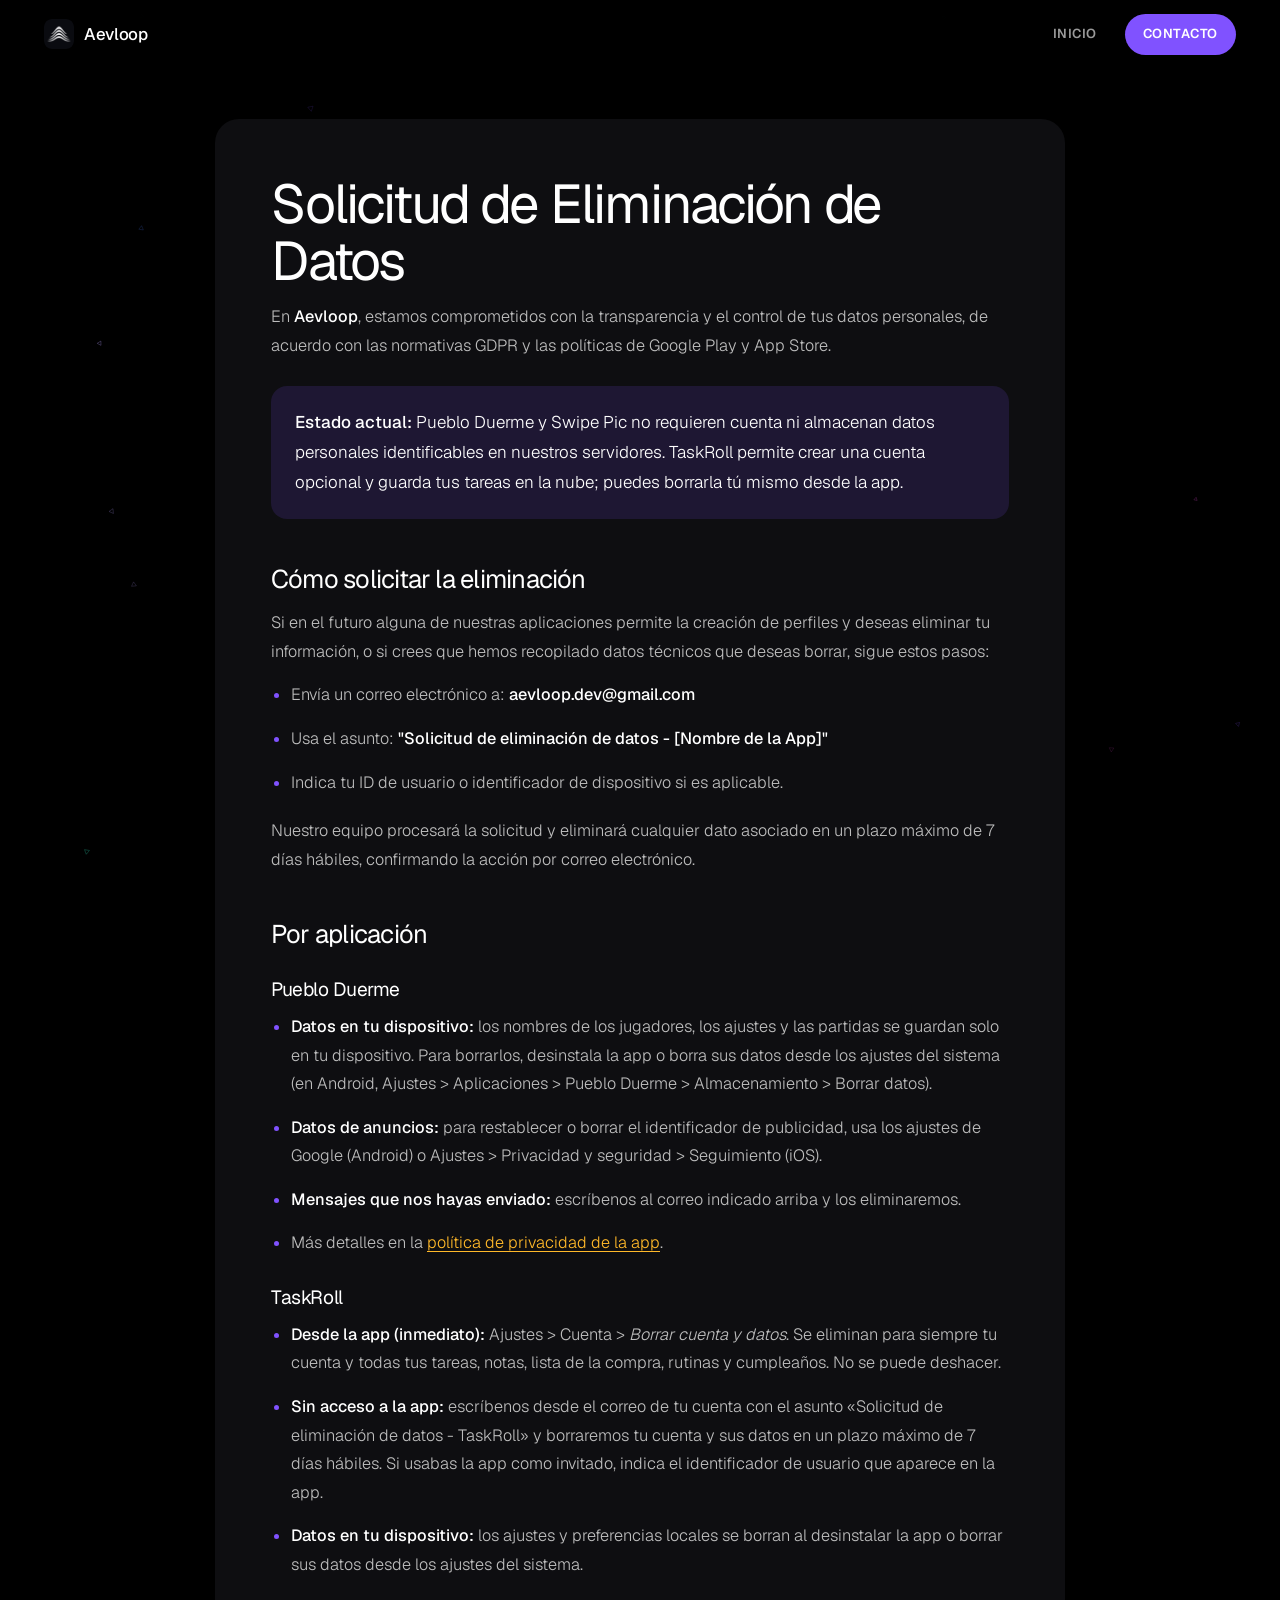
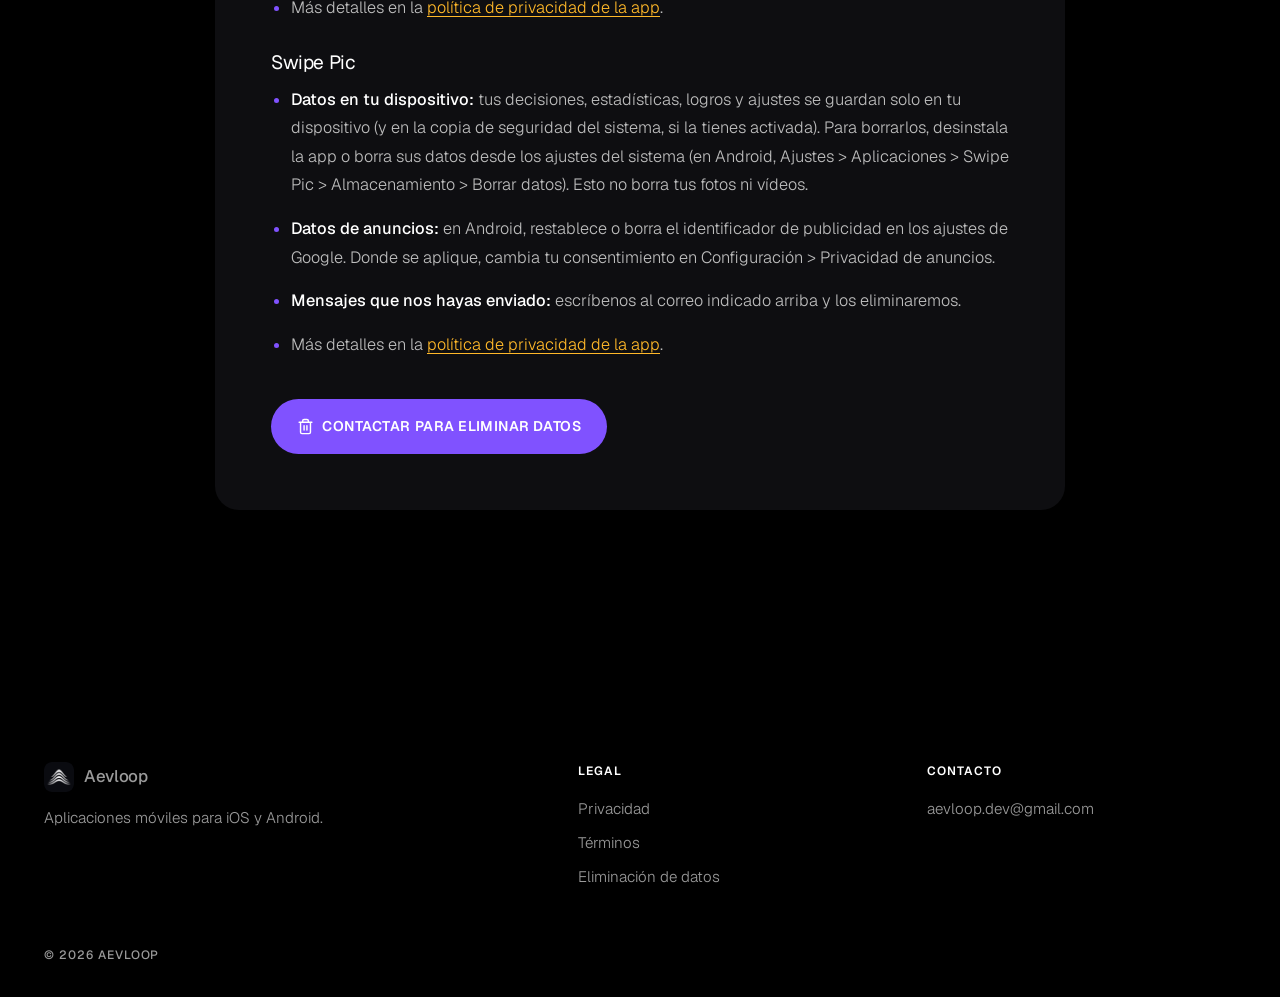
<file: delete-data/index.html>
<!DOCTYPE html>
<html lang="es">
<head>
    <meta charset="UTF-8">
    <meta name="viewport" content="width=device-width, initial-scale=1.0">
    <title>Eliminación de Datos | Aevloop</title>
    <meta name="description" content="Cómo solicitar la eliminación de tus datos en las aplicaciones de Aevloop.">
    <link rel="canonical" href="https://vibescodestudios.com/delete-data/">
    <meta name="theme-color" content="#000000">
    <meta name="color-scheme" content="dark">
    <link rel="icon" href="/favicon.ico" sizes="any">
    <link rel="icon" href="/assets/logo/icono.svg" type="image/svg+xml">
    <link rel="apple-touch-icon" href="/assets/logo/apple-touch-icon.png">
    <link rel="manifest" href="/site.webmanifest">
    <script>
        document.documentElement.classList.add('js');
    </script>
    <link rel="preload" href="/assets/fonts/geist-latin.woff2" as="font" type="font/woff2" crossorigin>
    <link href="/assets/site.css" rel="stylesheet">
    <script defer src="/assets/site.js"></script>
</head>
<body>
    <a class="skip-link" href="#main">Saltar al contenido</a>
    <header class="site-nav">
        <div class="nav-inner">
            <a href="/" class="brand"><img src="/assets/logo/icono.png" alt="" width="30" height="30">Aevloop</a>
            <nav class="nav-links" aria-label="Principal">
                <a href="/" class="keep">Inicio</a>
            </nav>
            <a href="mailto:aevloop.dev@gmail.com" class="btn btn-primary nav-cta">Contacto</a>
        </div>
    </header>

    <main id="main">
        <div class="content">
            <h1>Solicitud de Eliminación de Datos</h1>

            <p>En <strong>Aevloop</strong>, estamos comprometidos con la transparencia y el control de tus datos personales, de acuerdo con las normativas GDPR y las políticas de Google Play y App Store.</p>

            <div class="card-info">
                <strong>Estado actual:</strong> Pueblo Duerme y Swipe Pic no requieren cuenta ni almacenan datos personales identificables en nuestros servidores. TaskRoll permite crear una cuenta opcional y guarda tus tareas en la nube; puedes borrarla tú mismo desde la app.
            </div>

            <h2>Cómo solicitar la eliminación</h2>
            <p>Si en el futuro alguna de nuestras aplicaciones permite la creación de perfiles y deseas eliminar tu información, o si crees que hemos recopilado datos técnicos que deseas borrar, sigue estos pasos:</p>

            <ul>
                <li>Envía un correo electrónico a: <strong>aevloop.dev@gmail.com</strong></li>
                <li>Usa el asunto: <strong>"Solicitud de eliminación de datos - [Nombre de la App]"</strong></li>
                <li>Indica tu ID de usuario o identificador de dispositivo si es aplicable.</li>
            </ul>

            <p>Nuestro equipo procesará la solicitud y eliminará cualquier dato asociado en un plazo máximo de 7 días hábiles, confirmando la acción por correo electrónico.</p>

            <h2>Por aplicación</h2>
            <h3>Pueblo Duerme</h3>
            <ul>
                <li><strong>Datos en tu dispositivo:</strong> los nombres de los jugadores, los ajustes y las partidas se guardan solo en tu dispositivo. Para borrarlos, desinstala la app o borra sus datos desde los ajustes del sistema (en Android, Ajustes &gt; Aplicaciones &gt; Pueblo Duerme &gt; Almacenamiento &gt; Borrar datos).</li>
                <li><strong>Datos de anuncios:</strong> para restablecer o borrar el identificador de publicidad, usa los ajustes de Google (Android) o Ajustes &gt; Privacidad y seguridad &gt; Seguimiento (iOS).</li>
                <li><strong>Mensajes que nos hayas enviado:</strong> escríbenos al correo indicado arriba y los eliminaremos.</li>
                <li>Más detalles en la <a href="/privacy/pueblo-duerme">política de privacidad de la app</a>.</li>
            </ul>

            <h3>TaskRoll</h3>
            <ul>
                <li><strong>Desde la app (inmediato):</strong> Ajustes &gt; Cuenta &gt; <em>Borrar cuenta y datos</em>. Se eliminan para siempre tu cuenta y todas tus tareas, notas, lista de la compra, rutinas y cumpleaños. No se puede deshacer.</li>
                <li><strong>Sin acceso a la app:</strong> escríbenos desde el correo de tu cuenta con el asunto «Solicitud de eliminación de datos - TaskRoll» y borraremos tu cuenta y sus datos en un plazo máximo de 7 días hábiles. Si usabas la app como invitado, indica el identificador de usuario que aparece en la app.</li>
                <li><strong>Datos en tu dispositivo:</strong> los ajustes y preferencias locales se borran al desinstalar la app o borrar sus datos desde los ajustes del sistema.</li>
                <li>Más detalles en la <a href="/privacy/taskroll">política de privacidad de la app</a>.</li>
            </ul>

            <h3>Swipe Pic</h3>
            <ul>
                <li><strong>Datos en tu dispositivo:</strong> tus decisiones, estadísticas, logros y ajustes se guardan solo en tu dispositivo (y en la copia de seguridad del sistema, si la tienes activada). Para borrarlos, desinstala la app o borra sus datos desde los ajustes del sistema (en Android, Ajustes &gt; Aplicaciones &gt; Swipe Pic &gt; Almacenamiento &gt; Borrar datos). Esto no borra tus fotos ni vídeos.</li>
                <li><strong>Datos de anuncios:</strong> en Android, restablece o borra el identificador de publicidad en los ajustes de Google. Donde se aplique, cambia tu consentimiento en Configuración &gt; Privacidad de anuncios.</li>
                <li><strong>Mensajes que nos hayas enviado:</strong> escríbenos al correo indicado arriba y los eliminaremos.</li>
                <li>Más detalles en la <a href="/privacy/swipe-pic">política de privacidad de la app</a>.</li>
            </ul>

            <a href="mailto:aevloop.dev@gmail.com" class="btn btn-primary" style="margin-top: 20px;">
                <i data-icon="trash-2"></i>
                Contactar para eliminar datos
            </a>
        </div>
    </main>

    <footer>
        <div class="container footer-grid">
            <div class="footer-brand">
                <a href="/" class="brand"><img src="/assets/logo/icono.png" alt="" width="30" height="30">Aevloop</a>
                <p>Aplicaciones móviles para iOS y Android.</p>
            </div>
            <div class="footer-col">
                <h4>Legal</h4>
                <a href="/privacy">Privacidad</a>
                <a href="/terms">Términos</a>
                <a href="/delete-data">Eliminación de datos</a>
            </div>
            <div class="footer-col">
                <h4>Contacto</h4>
                <a href="mailto:aevloop.dev@gmail.com">aevloop.dev@gmail.com</a>
            </div>
        </div>
        <div class="container footer-bottom"><p class="name">&copy; 2026 Aevloop</p></div>
    </footer>
</body>
</html>
</file>
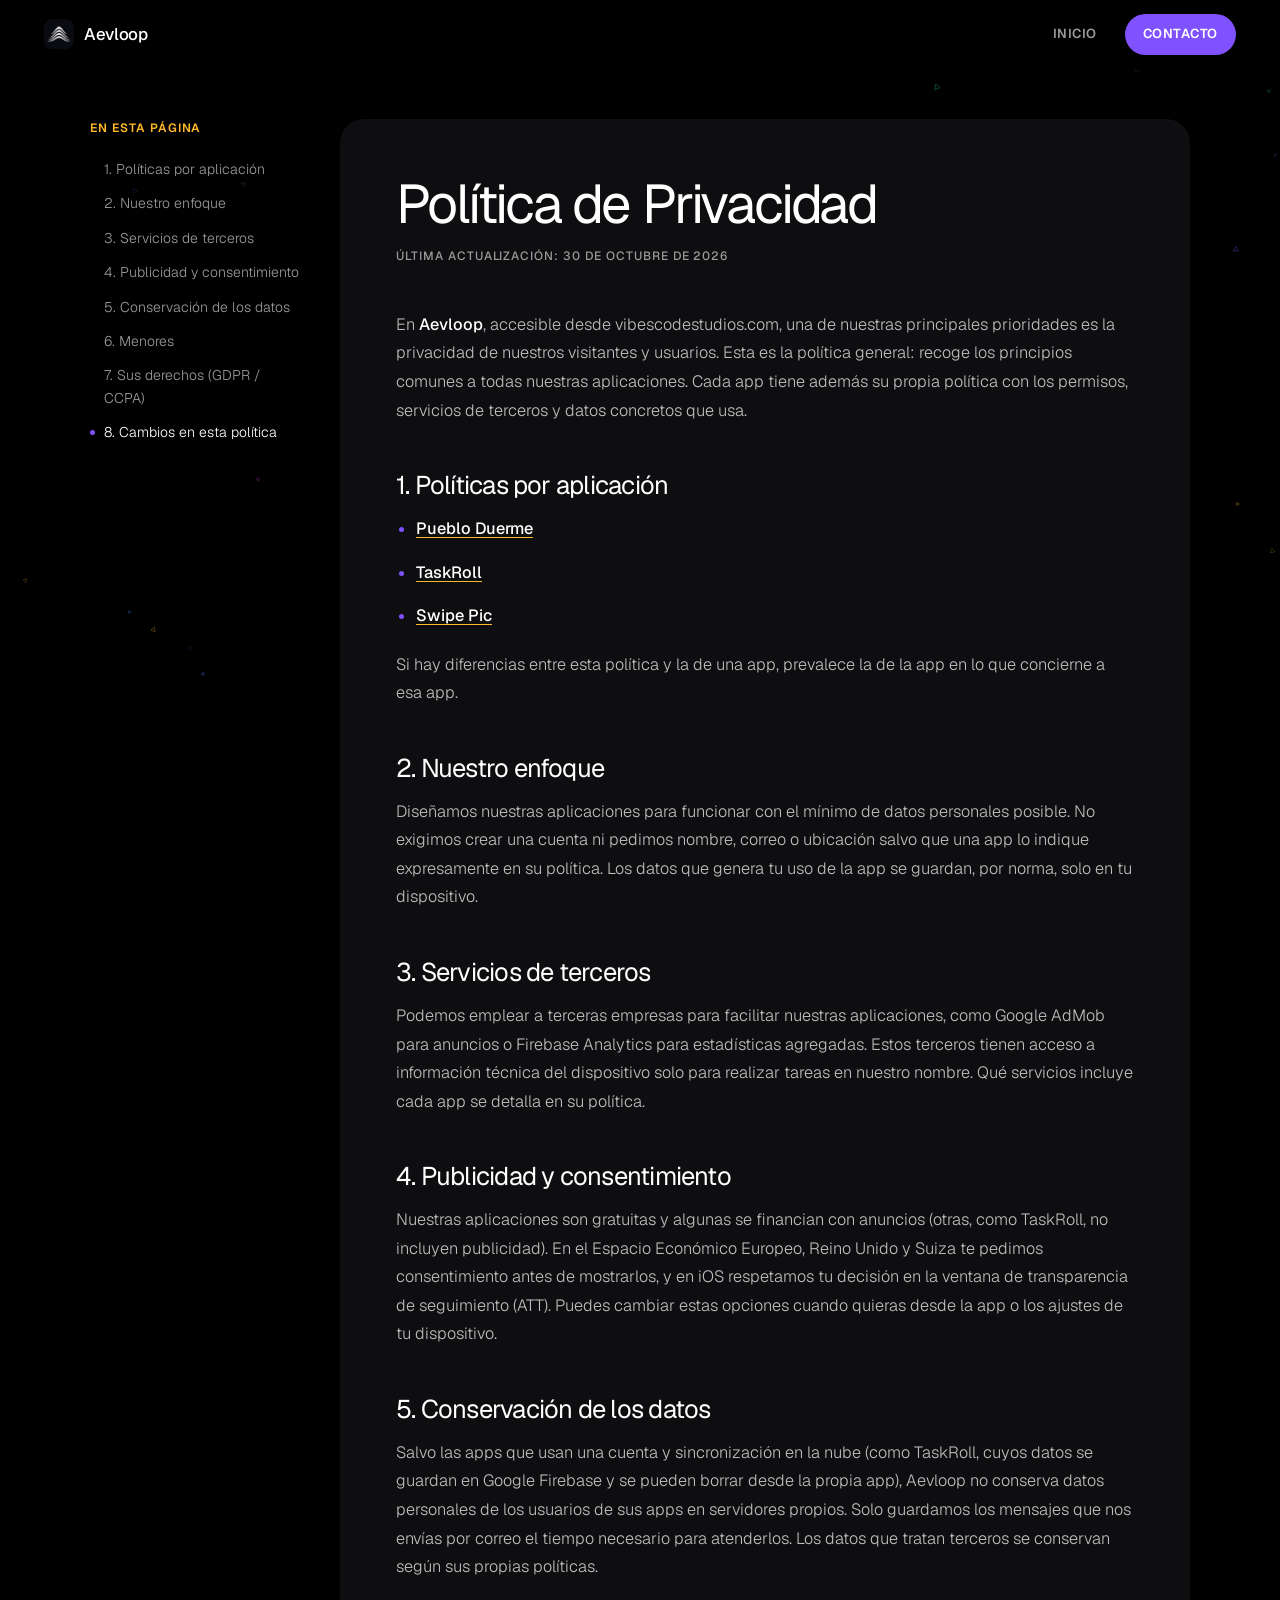
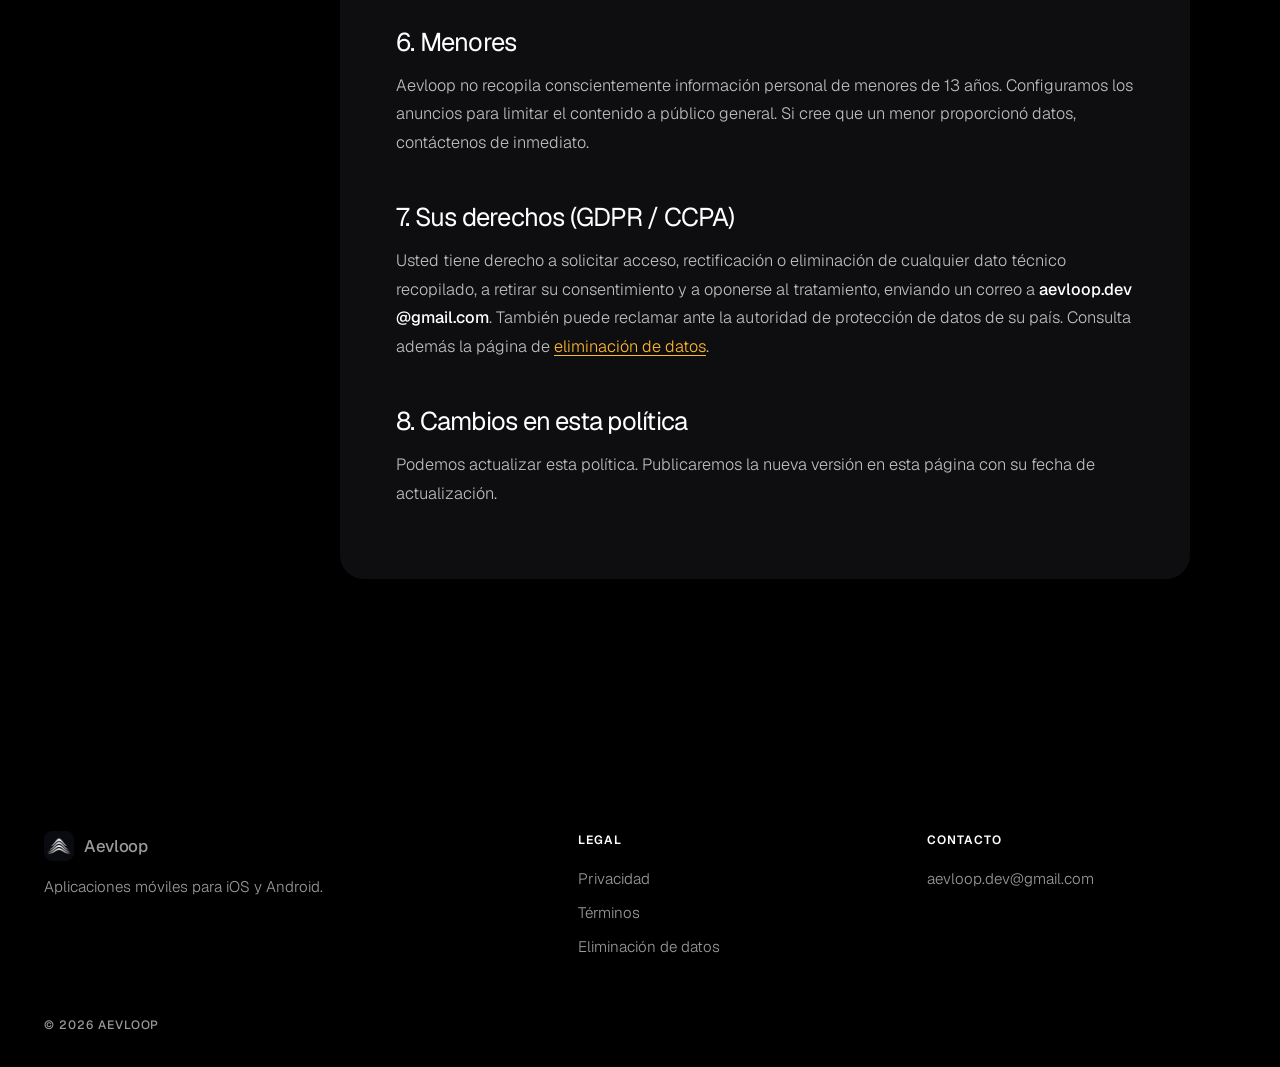
<file: privacy/index.html>
<!DOCTYPE html>
<html lang="es">
<head>
    <meta charset="UTF-8">
    <meta name="viewport" content="width=device-width, initial-scale=1.0">
    <title>Política de Privacidad | Aevloop</title>
    <meta name="description" content="Política de privacidad general de Aevloop: principios comunes a todas nuestras aplicaciones, tus derechos y enlaces a la política de cada app.">
    <link rel="canonical" href="https://vibescodestudios.com/privacy/">
    <meta name="theme-color" content="#000000">
    <meta name="color-scheme" content="dark">
    <link rel="icon" href="/favicon.ico" sizes="any">
    <link rel="icon" href="/assets/logo/icono.svg" type="image/svg+xml">
    <link rel="apple-touch-icon" href="/assets/logo/apple-touch-icon.png">
    <link rel="manifest" href="/site.webmanifest">
    <script>
        document.documentElement.classList.add('js');
    </script>
    <link rel="preload" href="/assets/fonts/geist-latin.woff2" as="font" type="font/woff2" crossorigin>
    <link href="/assets/site.css" rel="stylesheet">
    <script defer src="/assets/site.js"></script>
</head>
<body>
    <a class="skip-link" href="#main">Saltar al contenido</a>
    <header class="site-nav">
        <div class="nav-inner">
            <a href="/" class="brand"><img src="/assets/logo/icono.png" alt="" width="30" height="30">Aevloop</a>
            <nav class="nav-links" aria-label="Principal">
                <a href="/" class="keep">Inicio</a>
            </nav>
            <a href="mailto:aevloop.dev@gmail.com" class="btn btn-primary nav-cta">Contacto</a>
        </div>
    </header>

    <main id="main">
        <div class="content">
            <h1>Política de Privacidad</h1>
            <p class="date">Última actualización: 30 de octubre de 2026</p>

            <p>En <strong>Aevloop</strong>, accesible desde vibescodestudios.com, una de nuestras principales prioridades es la privacidad de nuestros visitantes y usuarios. Esta es la política general: recoge los principios comunes a todas nuestras aplicaciones. Cada app tiene además su propia política con los permisos, servicios de terceros y datos concretos que usa.</p>

            <h2>1. Políticas por aplicación</h2>
            <ul>
                <li><a href="/privacy/pueblo-duerme"><strong>Pueblo Duerme</strong></a></li>
                <li><a href="/privacy/taskroll"><strong>TaskRoll</strong></a></li>
                <li><a href="/privacy/swipe-pic"><strong>Swipe Pic</strong></a></li>
            </ul>
            <p>Si hay diferencias entre esta política y la de una app, prevalece la de la app en lo que concierne a esa app.</p>

            <h2>2. Nuestro enfoque</h2>
            <p>Diseñamos nuestras aplicaciones para funcionar con el mínimo de datos personales posible. No exigimos crear una cuenta ni pedimos nombre, correo o ubicación salvo que una app lo indique expresamente en su política. Los datos que genera tu uso de la app se guardan, por norma, solo en tu dispositivo.</p>

            <h2>3. Servicios de terceros</h2>
            <p>Podemos emplear a terceras empresas para facilitar nuestras aplicaciones, como Google AdMob para anuncios o Firebase Analytics para estadísticas agregadas. Estos terceros tienen acceso a información técnica del dispositivo solo para realizar tareas en nuestro nombre. Qué servicios incluye cada app se detalla en su política.</p>

            <h2>4. Publicidad y consentimiento</h2>
            <p>Nuestras aplicaciones son gratuitas y algunas se financian con anuncios (otras, como TaskRoll, no incluyen publicidad). En el Espacio Económico Europeo, Reino Unido y Suiza te pedimos consentimiento antes de mostrarlos, y en iOS respetamos tu decisión en la ventana de transparencia de seguimiento (ATT). Puedes cambiar estas opciones cuando quieras desde la app o los ajustes de tu dispositivo.</p>

            <h2>5. Conservación de los datos</h2>
            <p>Salvo las apps que usan una cuenta y sincronización en la nube (como TaskRoll, cuyos datos se guardan en Google Firebase y se pueden borrar desde la propia app), Aevloop no conserva datos personales de los usuarios de sus apps en servidores propios. Solo guardamos los mensajes que nos envías por correo el tiempo necesario para atenderlos. Los datos que tratan terceros se conservan según sus propias políticas.</p>

            <h2>6. Menores</h2>
            <p>Aevloop no recopila conscientemente información personal de menores de 13 años. Configuramos los anuncios para limitar el contenido a público general. Si cree que un menor proporcionó datos, contáctenos de inmediato.</p>

            <h2>7. Sus derechos (GDPR / CCPA)</h2>
            <p>Usted tiene derecho a solicitar acceso, rectificación o eliminación de cualquier dato técnico recopilado, a retirar su consentimiento y a oponerse al tratamiento, enviando un correo a <strong style="word-break: break-all;">aevloop.dev@gmail.com</strong>. También puede reclamar ante la autoridad de protección de datos de su país. Consulta además la página de <a href="/delete-data">eliminación de datos</a>.</p>

            <h2>8. Cambios en esta política</h2>
            <p>Podemos actualizar esta política. Publicaremos la nueva versión en esta página con su fecha de actualización.</p>
        </div>
    </main>

    <footer>
        <div class="container footer-grid">
            <div class="footer-brand">
                <a href="/" class="brand"><img src="/assets/logo/icono.png" alt="" width="30" height="30">Aevloop</a>
                <p>Aplicaciones móviles para iOS y Android.</p>
            </div>
            <div class="footer-col">
                <h4>Legal</h4>
                <a href="/privacy">Privacidad</a>
                <a href="/terms">Términos</a>
                <a href="/delete-data">Eliminación de datos</a>
            </div>
            <div class="footer-col">
                <h4>Contacto</h4>
                <a href="mailto:aevloop.dev@gmail.com">aevloop.dev@gmail.com</a>
            </div>
        </div>
        <div class="container footer-bottom"><p class="name">&copy; 2026 Aevloop</p></div>
    </footer>
</body>
</html>
</file>
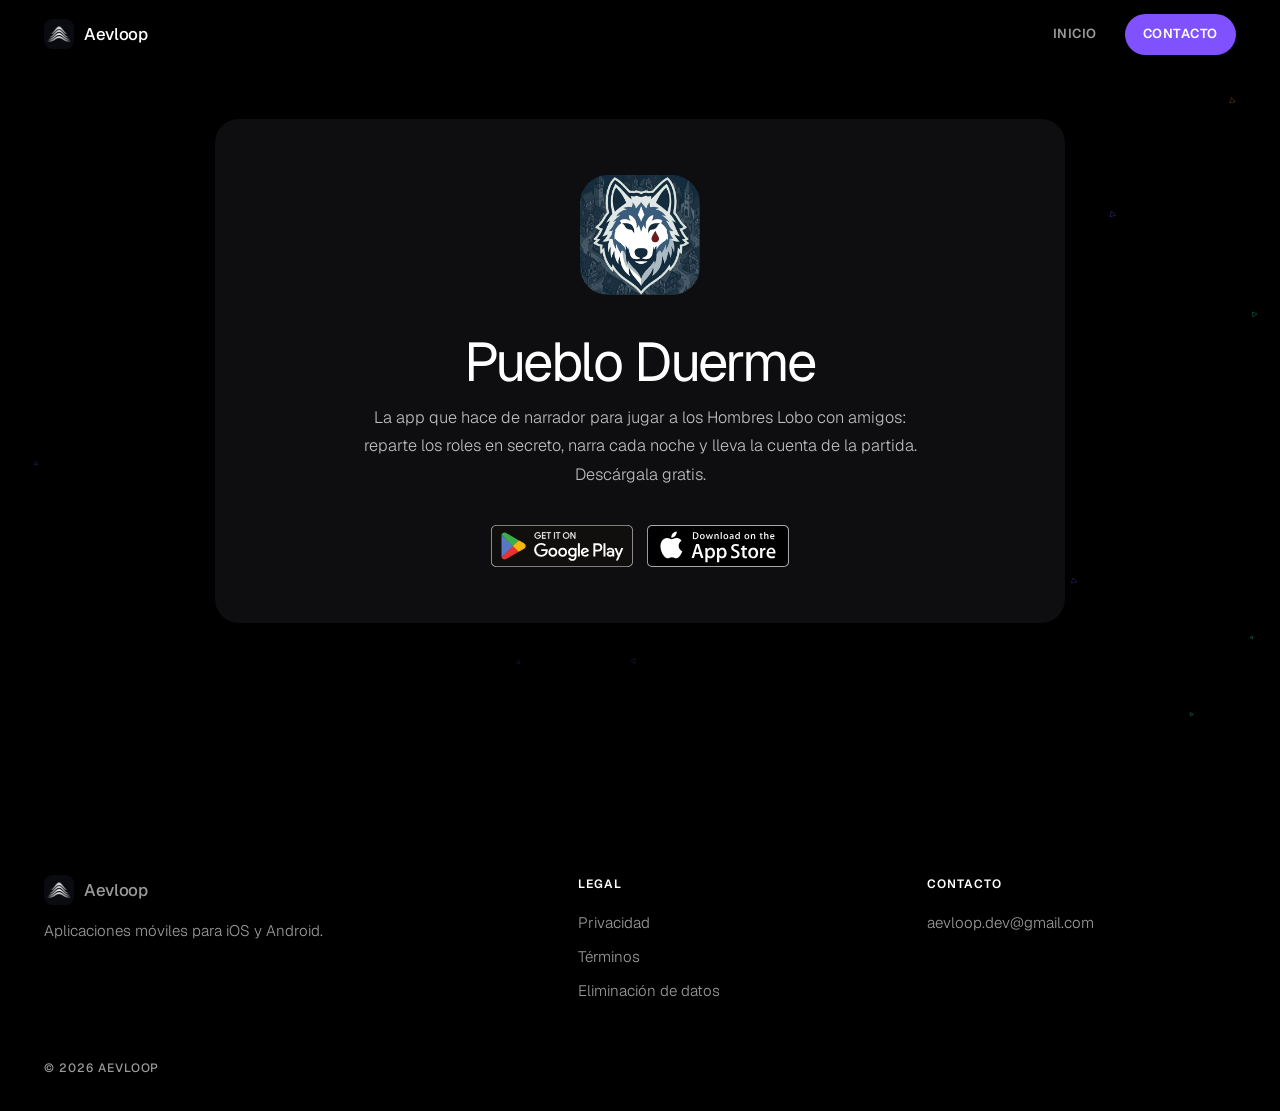
<file: pueblo-duerme/index.html>
<!DOCTYPE html>
<html lang="es">
<head>
    <meta charset="UTF-8">
    <meta name="viewport" content="width=device-width, initial-scale=1.0">
    <title>Pueblo Duerme | Aevloop</title>
    <meta name="description" content="La app que hace de narrador para jugar a los Hombres Lobo con amigos. Gratis para Android y iPhone.">
    <link rel="canonical" href="https://vibescodestudios.com/pueblo-duerme/">
    <meta property="og:type" content="website">
    <meta property="og:site_name" content="Aevloop">
    <meta property="og:title" content="Pueblo Duerme">
    <meta property="og:description" content="La app que hace de narrador para jugar a los Hombres Lobo con amigos. Gratis para Android y iPhone.">
    <meta property="og:url" content="https://vibescodestudios.com/pueblo-duerme/">
    <meta property="og:image" content="https://vibescodestudios.com/assets/apps/wolvesville.png">
    <meta name="twitter:card" content="summary">
    <meta name="theme-color" content="#000000">
    <meta name="color-scheme" content="dark">
    <link rel="icon" href="/favicon.ico" sizes="any">
    <link rel="icon" href="/assets/logo/icono.svg" type="image/svg+xml">
    <link rel="apple-touch-icon" href="/assets/logo/apple-touch-icon.png">
    <link rel="manifest" href="/site.webmanifest">
    <script>
        // Enlace único para compartir desde la app: cada móvil va directo a su
        // tienda; en el ordenador se queda la página con los dos botones.
        (function () {
            var ua = navigator.userAgent || '';
            // iPadOS se identifica como Mac, pero con pantalla táctil.
            var ios = /iPhone|iPad|iPod/i.test(ua) || (/Macintosh/.test(ua) && navigator.maxTouchPoints > 1);
            if (/Android/i.test(ua)) location.replace('https://play.google.com/store/apps/details?id=com.narradorpro.pueblo_duerme');
            else if (ios) location.replace('https://apps.apple.com/app/id6760626709');
        })();
        document.documentElement.classList.add('js');
    </script>
    <link rel="preload" href="/assets/fonts/geist-latin.woff2" as="font" type="font/woff2" crossorigin>
    <link href="/assets/site.css" rel="stylesheet">
    <script defer src="/assets/site.js"></script>
    <style>
        .app-hero { text-align: center; }
        .app-hero .app-icon { width: 120px; height: 120px; border-radius: 28px; margin-bottom: 28px; }
        .app-hero p { color: var(--silver); max-width: 560px; margin: 0 auto 36px; }
        .app-hero .modal-badges { justify-content: center; }
    </style>
</head>
<body>
    <a class="skip-link" href="#main">Saltar al contenido</a>
    <header class="site-nav">
        <div class="nav-inner">
            <a href="/" class="brand"><img src="/assets/logo/icono.png" alt="" width="30" height="30">Aevloop</a>
            <nav class="nav-links" aria-label="Principal">
                <a href="/" class="keep">Inicio</a>
            </nav>
            <a href="mailto:aevloop.dev@gmail.com" class="btn btn-primary nav-cta">Contacto</a>
        </div>
    </header>

    <main id="main">
        <div class="content app-hero">
            <img src="/assets/apps/wolvesville.png" alt="" class="app-icon" width="120" height="120">
            <h1>Pueblo Duerme</h1>
            <p>La app que hace de narrador para jugar a los Hombres Lobo con amigos: reparte los roles en secreto, narra cada noche y lleva la cuenta de la partida. Descárgala gratis.</p>
            <div class="modal-badges">
                <a href="https://play.google.com/store/apps/details?id=com.narradorpro.pueblo_duerme" target="_blank" rel="noopener noreferrer"><img src="/assets/badges/google-play.svg" alt="Disponible en Google Play"></a>
                <a href="https://apps.apple.com/app/id6760626709" target="_blank" rel="noopener noreferrer"><img src="/assets/badges/app-store.svg" alt="Descargar en App Store"></a>
            </div>
        </div>
    </main>

    <footer>
        <div class="container footer-grid">
            <div class="footer-brand">
                <a href="/" class="brand"><img src="/assets/logo/icono.png" alt="" width="30" height="30">Aevloop</a>
                <p>Aplicaciones móviles para iOS y Android.</p>
            </div>
            <div class="footer-col">
                <h4>Legal</h4>
                <a href="/privacy">Privacidad</a>
                <a href="/terms">Términos</a>
                <a href="/delete-data">Eliminación de datos</a>
            </div>
            <div class="footer-col">
                <h4>Contacto</h4>
                <a href="mailto:aevloop.dev@gmail.com">aevloop.dev@gmail.com</a>
            </div>
        </div>
        <div class="container footer-bottom"><p class="name">&copy; 2026 Aevloop</p></div>
    </footer>
</body>
</html>
</file>
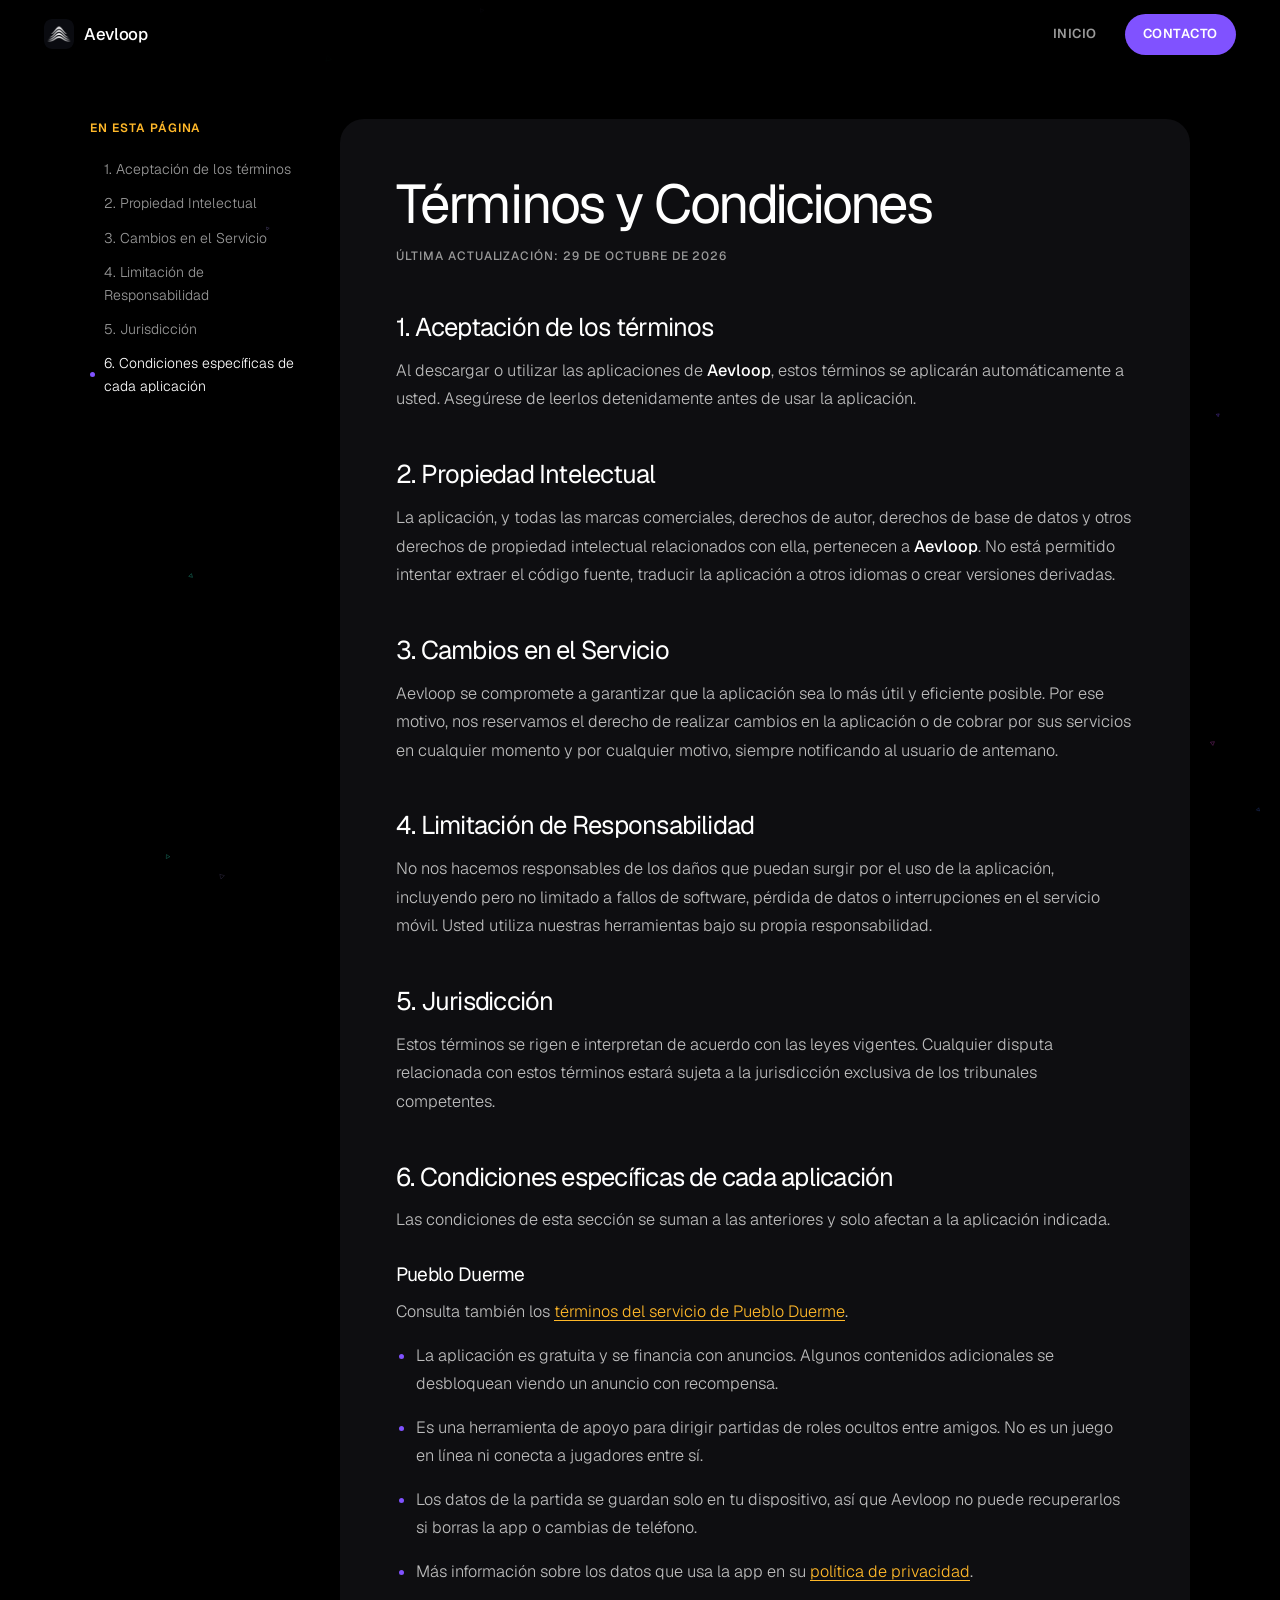
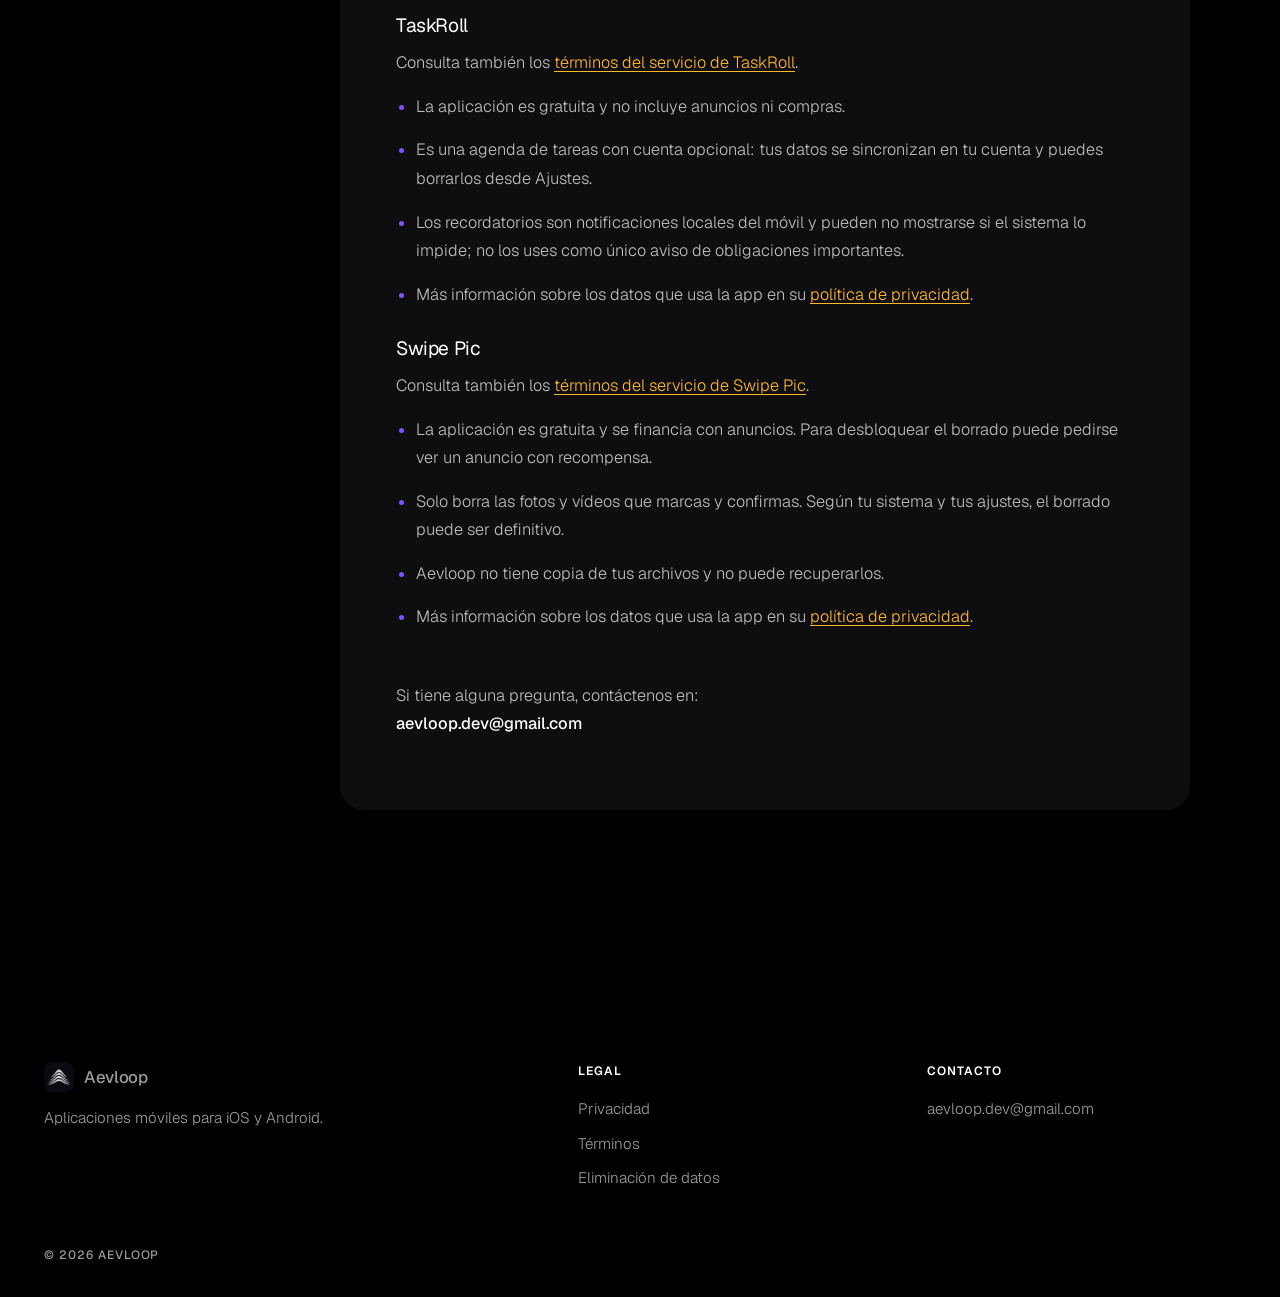
<file: terms/index.html>
<!DOCTYPE html>
<html lang="es">
<head>
    <meta charset="UTF-8">
    <meta name="viewport" content="width=device-width, initial-scale=1.0">
    <title>Términos y Condiciones | Aevloop</title>
    <meta name="description" content="Términos y condiciones de uso de las aplicaciones de Aevloop.">
    <link rel="canonical" href="https://vibescodestudios.com/terms/">
    <meta name="theme-color" content="#000000">
    <meta name="color-scheme" content="dark">
    <link rel="icon" href="/favicon.ico" sizes="any">
    <link rel="icon" href="/assets/logo/icono.svg" type="image/svg+xml">
    <link rel="apple-touch-icon" href="/assets/logo/apple-touch-icon.png">
    <link rel="manifest" href="/site.webmanifest">
    <script>
        document.documentElement.classList.add('js');
    </script>
    <link rel="preload" href="/assets/fonts/geist-latin.woff2" as="font" type="font/woff2" crossorigin>
    <link href="/assets/site.css" rel="stylesheet">
    <script defer src="/assets/site.js"></script>
</head>
<body>
    <a class="skip-link" href="#main">Saltar al contenido</a>
    <header class="site-nav">
        <div class="nav-inner">
            <a href="/" class="brand"><img src="/assets/logo/icono.png" alt="" width="30" height="30">Aevloop</a>
            <nav class="nav-links" aria-label="Principal">
                <a href="/" class="keep">Inicio</a>
            </nav>
            <a href="mailto:aevloop.dev@gmail.com" class="btn btn-primary nav-cta">Contacto</a>
        </div>
    </header>

    <main id="main">
        <div class="content">
            <h1>Términos y Condiciones</h1>
            <p class="date">Última actualización: 29 de octubre de 2026</p>

            <h2>1. Aceptación de los términos</h2>
            <p>Al descargar o utilizar las aplicaciones de <strong>Aevloop</strong>, estos términos se aplicarán automáticamente a usted. Asegúrese de leerlos detenidamente antes de usar la aplicación.</p>

            <h2>2. Propiedad Intelectual</h2>
            <p>La aplicación, y todas las marcas comerciales, derechos de autor, derechos de base de datos y otros derechos de propiedad intelectual relacionados con ella, pertenecen a <strong>Aevloop</strong>. No está permitido intentar extraer el código fuente, traducir la aplicación a otros idiomas o crear versiones derivadas.</p>

            <h2>3. Cambios en el Servicio</h2>
            <p>Aevloop se compromete a garantizar que la aplicación sea lo más útil y eficiente posible. Por ese motivo, nos reservamos el derecho de realizar cambios en la aplicación o de cobrar por sus servicios en cualquier momento y por cualquier motivo, siempre notificando al usuario de antemano.</p>

            <h2>4. Limitación de Responsabilidad</h2>
            <p>No nos hacemos responsables de los daños que puedan surgir por el uso de la aplicación, incluyendo pero no limitado a fallos de software, pérdida de datos o interrupciones en el servicio móvil. Usted utiliza nuestras herramientas bajo su propia responsabilidad.</p>

            <h2>5. Jurisdicción</h2>
            <p>Estos términos se rigen e interpretan de acuerdo con las leyes vigentes. Cualquier disputa relacionada con estos términos estará sujeta a la jurisdicción exclusiva de los tribunales competentes.</p>

            <h2>6. Condiciones específicas de cada aplicación</h2>
            <p>Las condiciones de esta sección se suman a las anteriores y solo afectan a la aplicación indicada.</p>

            <h3 id="pueblo-duerme">Pueblo Duerme</h3>
            <p>Consulta también los <a href="/terms/pueblo-duerme">términos del servicio de Pueblo Duerme</a>.</p>
            <ul>
                <li>La aplicación es gratuita y se financia con anuncios. Algunos contenidos adicionales se desbloquean viendo un anuncio con recompensa.</li>
                <li>Es una herramienta de apoyo para dirigir partidas de roles ocultos entre amigos. No es un juego en línea ni conecta a jugadores entre sí.</li>
                <li>Los datos de la partida se guardan solo en tu dispositivo, así que Aevloop no puede recuperarlos si borras la app o cambias de teléfono.</li>
                <li>Más información sobre los datos que usa la app en su <a href="/privacy/pueblo-duerme">política de privacidad</a>.</li>
            </ul>

            <h3 id="taskroll">TaskRoll</h3>
            <p>Consulta también los <a href="/terms/taskroll">términos del servicio de TaskRoll</a>.</p>
            <ul>
                <li>La aplicación es gratuita y no incluye anuncios ni compras.</li>
                <li>Es una agenda de tareas con cuenta opcional: tus datos se sincronizan en tu cuenta y puedes borrarlos desde Ajustes.</li>
                <li>Los recordatorios son notificaciones locales del móvil y pueden no mostrarse si el sistema lo impide; no los uses como único aviso de obligaciones importantes.</li>
                <li>Más información sobre los datos que usa la app en su <a href="/privacy/taskroll">política de privacidad</a>.</li>
            </ul>

            <h3 id="swipe-pic">Swipe Pic</h3>
            <p>Consulta también los <a href="/terms/swipe-pic">términos del servicio de Swipe Pic</a>.</p>
            <ul>
                <li>La aplicación es gratuita y se financia con anuncios. Para desbloquear el borrado puede pedirse ver un anuncio con recompensa.</li>
                <li>Solo borra las fotos y vídeos que marcas y confirmas. Según tu sistema y tus ajustes, el borrado puede ser definitivo.</li>
                <li>Aevloop no tiene copia de tus archivos y no puede recuperarlos.</li>
                <li>Más información sobre los datos que usa la app en su <a href="/privacy/swipe-pic">política de privacidad</a>.</li>
            </ul>

            <p style="margin-top: 50px;">Si tiene alguna pregunta, contáctenos en: <br>
            <strong>aevloop.dev@gmail.com</strong></p>
        </div>
    </main>

    <footer>
        <div class="container footer-grid">
            <div class="footer-brand">
                <a href="/" class="brand"><img src="/assets/logo/icono.png" alt="" width="30" height="30">Aevloop</a>
                <p>Aplicaciones móviles para iOS y Android.</p>
            </div>
            <div class="footer-col">
                <h4>Legal</h4>
                <a href="/privacy">Privacidad</a>
                <a href="/terms">Términos</a>
                <a href="/delete-data">Eliminación de datos</a>
            </div>
            <div class="footer-col">
                <h4>Contacto</h4>
                <a href="mailto:aevloop.dev@gmail.com">aevloop.dev@gmail.com</a>
            </div>
        </div>
        <div class="container footer-bottom"><p class="name">&copy; 2026 Aevloop</p></div>
    </footer>
</body>
</html>
</file>
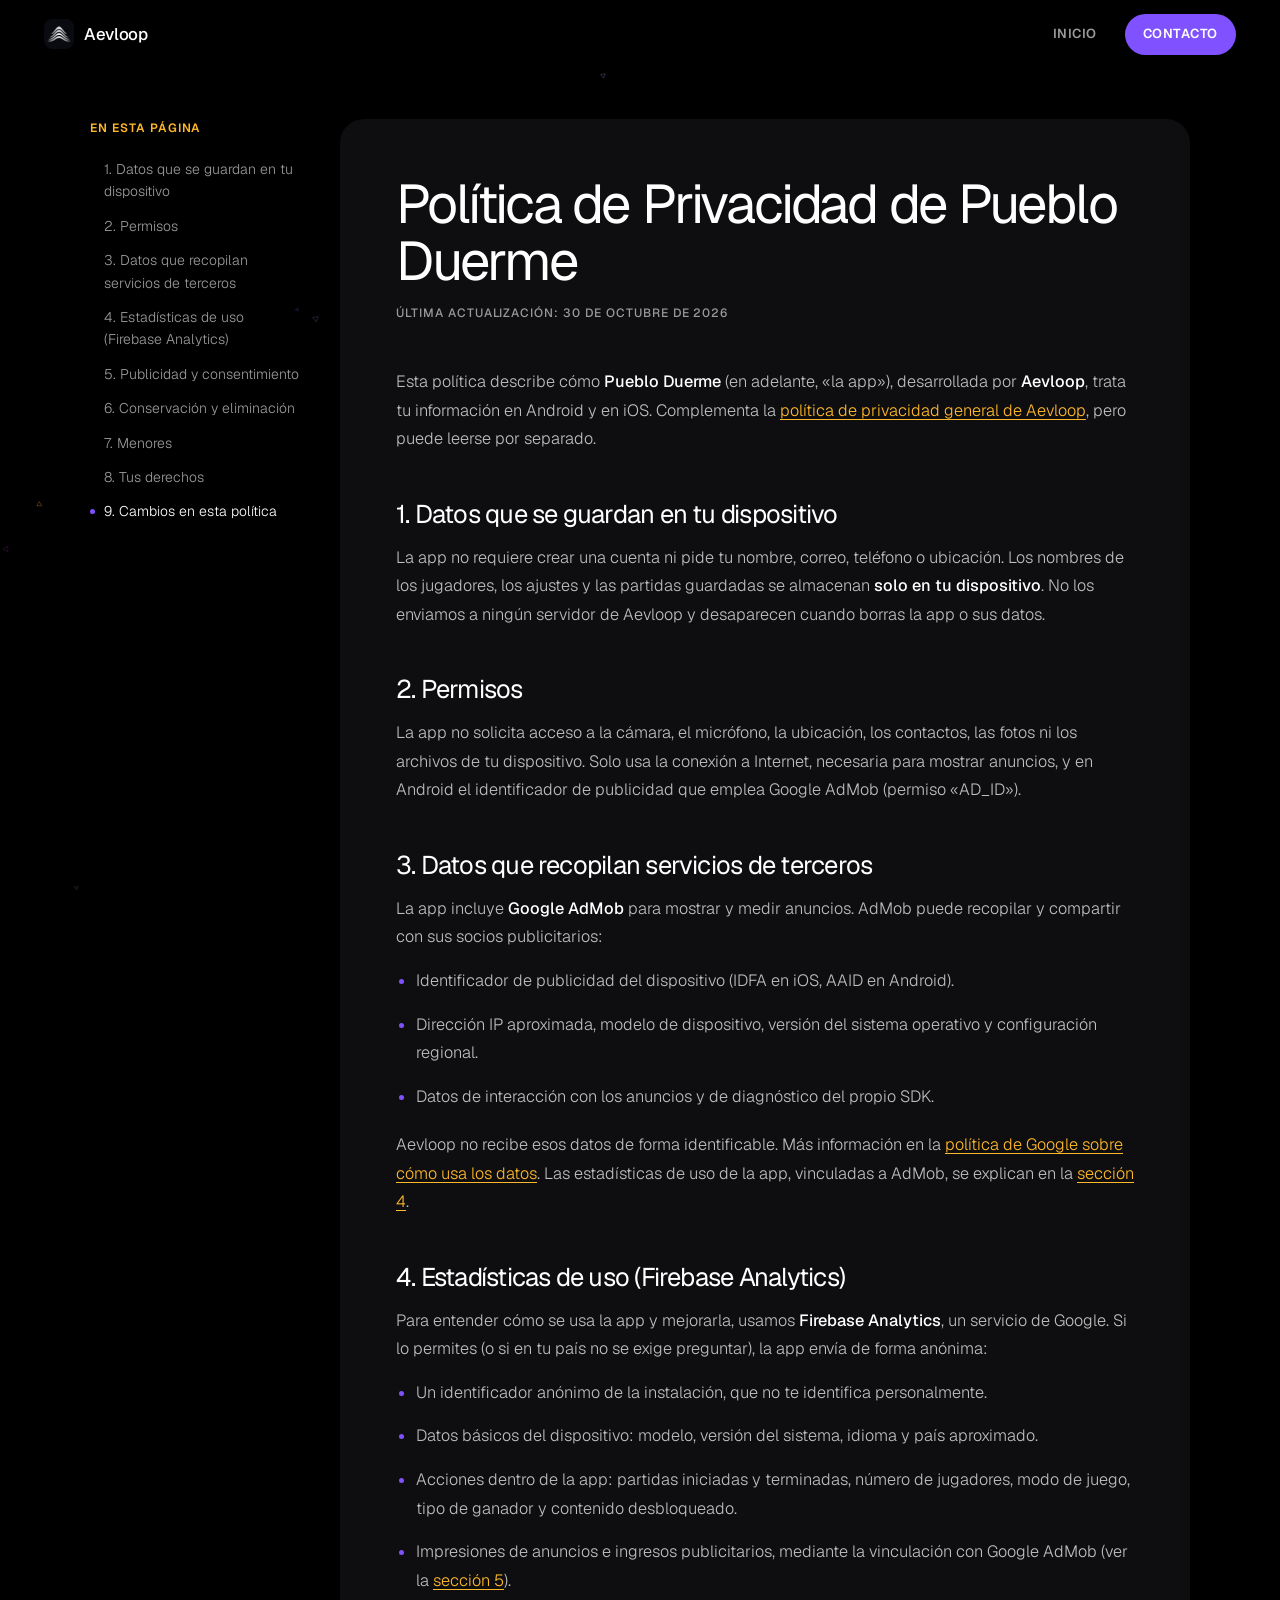
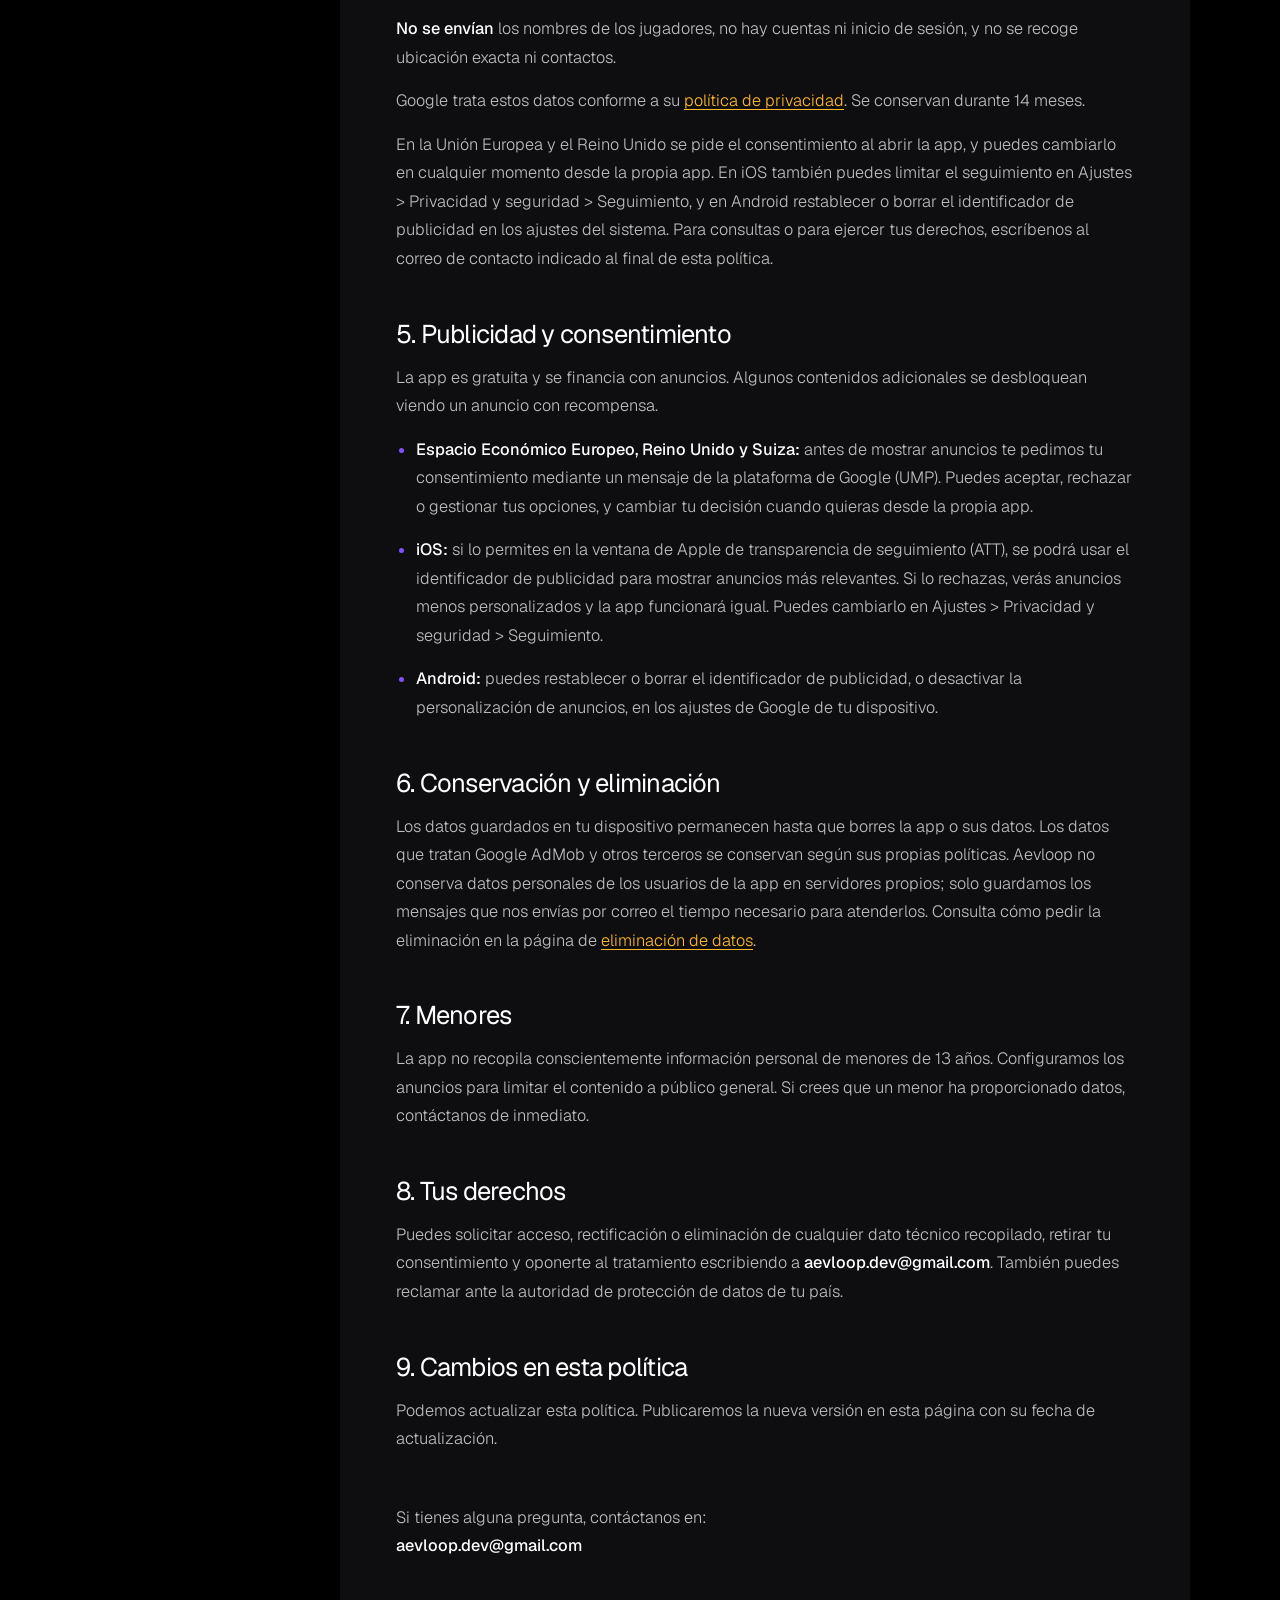
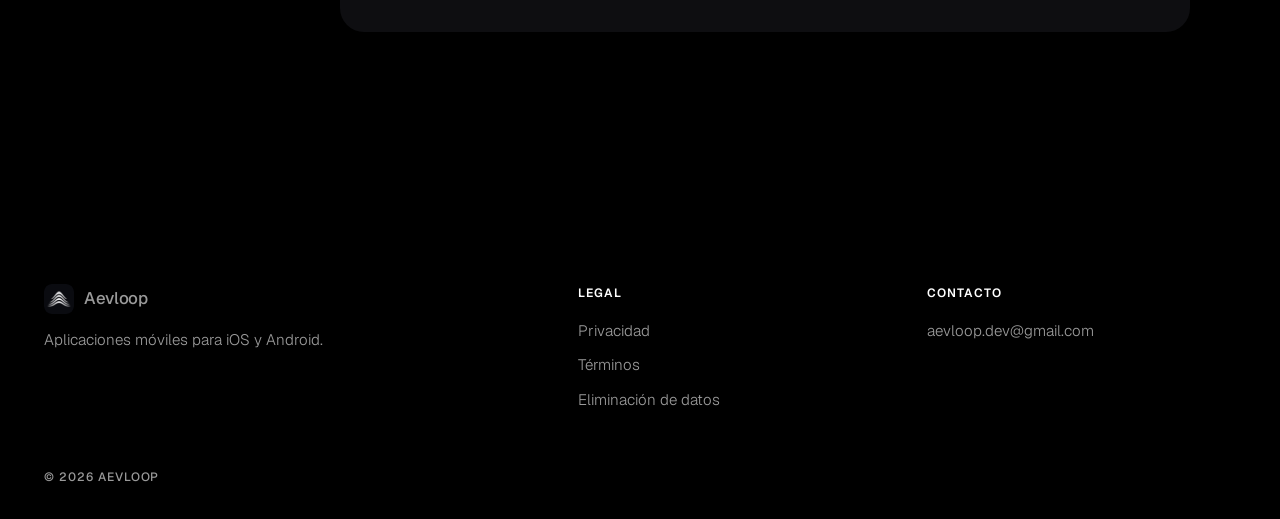
<file: privacy/pueblo-duerme/index.html>
<!DOCTYPE html>
<html lang="es">
<head>
    <meta charset="UTF-8">
    <meta name="viewport" content="width=device-width, initial-scale=1.0">
    <title>Privacidad de Pueblo Duerme | Aevloop</title>
    <meta name="description" content="Política de privacidad de Pueblo Duerme: qué datos usa la app, permisos, anuncios, consentimiento y tus derechos.">
    <link rel="canonical" href="https://vibescodestudios.com/privacy/pueblo-duerme/">
    <meta name="theme-color" content="#000000">
    <meta name="color-scheme" content="dark">
    <link rel="icon" href="/favicon.ico" sizes="any">
    <link rel="icon" href="/assets/logo/icono.svg" type="image/svg+xml">
    <link rel="apple-touch-icon" href="/assets/logo/apple-touch-icon.png">
    <link rel="manifest" href="/site.webmanifest">
    <script>
        document.documentElement.classList.add('js');
    </script>
    <link rel="preload" href="/assets/fonts/geist-latin.woff2" as="font" type="font/woff2" crossorigin>
    <link href="/assets/site.css" rel="stylesheet">
    <script defer src="/assets/site.js"></script>
</head>
<body>
    <a class="skip-link" href="#main">Saltar al contenido</a>
    <header class="site-nav">
        <div class="nav-inner">
            <a href="/" class="brand"><img src="/assets/logo/icono.png" alt="" width="30" height="30">Aevloop</a>
            <nav class="nav-links" aria-label="Principal">
                <a href="/" class="keep">Inicio</a>
            </nav>
            <a href="mailto:aevloop.dev@gmail.com" class="btn btn-primary nav-cta">Contacto</a>
        </div>
    </header>

    <main id="main">
        <div class="content">
            <h1>Política de Privacidad de Pueblo Duerme</h1>
            <p class="date">Última actualización: 30 de octubre de 2026</p>

            <p>Esta política describe cómo <strong>Pueblo Duerme</strong> (en adelante, «la app»), desarrollada por <strong>Aevloop</strong>, trata tu información en Android y en iOS. Complementa la <a href="/privacy">política de privacidad general de Aevloop</a>, pero puede leerse por separado.</p>

            <h2>1. Datos que se guardan en tu dispositivo</h2>
            <p>La app no requiere crear una cuenta ni pide tu nombre, correo, teléfono o ubicación. Los nombres de los jugadores, los ajustes y las partidas guardadas se almacenan <strong>solo en tu dispositivo</strong>. No los enviamos a ningún servidor de Aevloop y desaparecen cuando borras la app o sus datos.</p>

            <h2>2. Permisos</h2>
            <p>La app no solicita acceso a la cámara, el micrófono, la ubicación, los contactos, las fotos ni los archivos de tu dispositivo. Solo usa la conexión a Internet, necesaria para mostrar anuncios, y en Android el identificador de publicidad que emplea Google AdMob (permiso «AD_ID»).</p>

            <h2>3. Datos que recopilan servicios de terceros</h2>
            <p>La app incluye <strong>Google AdMob</strong> para mostrar y medir anuncios. AdMob puede recopilar y compartir con sus socios publicitarios:</p>
            <ul>
                <li>Identificador de publicidad del dispositivo (IDFA en iOS, AAID en Android).</li>
                <li>Dirección IP aproximada, modelo de dispositivo, versión del sistema operativo y configuración regional.</li>
                <li>Datos de interacción con los anuncios y de diagnóstico del propio SDK.</li>
            </ul>
            <p>Aevloop no recibe esos datos de forma identificable. Más información en la <a href="https://policies.google.com/technologies/partner-sites" rel="noopener" target="_blank">política de Google sobre cómo usa los datos</a>. Las estadísticas de uso de la app, vinculadas a AdMob, se explican en la <a href="#analytics">sección 4</a>.</p>

            <h2 id="analytics">4. Estadísticas de uso (Firebase Analytics)</h2>
            <p>Para entender cómo se usa la app y mejorarla, usamos <strong>Firebase Analytics</strong>, un servicio de Google. Si lo permites (o si en tu país no se exige preguntar), la app envía de forma anónima:</p>
            <ul>
                <li>Un identificador anónimo de la instalación, que no te identifica personalmente.</li>
                <li>Datos básicos del dispositivo: modelo, versión del sistema, idioma y país aproximado.</li>
                <li>Acciones dentro de la app: partidas iniciadas y terminadas, número de jugadores, modo de juego, tipo de ganador y contenido desbloqueado.</li>
                <li>Impresiones de anuncios e ingresos publicitarios, mediante la vinculación con Google AdMob (ver la <a href="#publicidad">sección 5</a>).</li>
            </ul>
            <p><strong>No se envían</strong> los nombres de los jugadores, no hay cuentas ni inicio de sesión, y no se recoge ubicación exacta ni contactos.</p>
            <p>Google trata estos datos conforme a su <a href="https://policies.google.com/privacy" rel="noopener" target="_blank">política de privacidad</a>. Se conservan durante 14 meses.</p>
            <p>En la Unión Europea y el Reino Unido se pide el consentimiento al abrir la app, y puedes cambiarlo en cualquier momento desde la propia app. En iOS también puedes limitar el seguimiento en Ajustes &gt; Privacidad y seguridad &gt; Seguimiento, y en Android restablecer o borrar el identificador de publicidad en los ajustes del sistema. Para consultas o para ejercer tus derechos, escríbenos al correo de contacto indicado al final de esta política.</p>

            <h2 id="publicidad">5. Publicidad y consentimiento</h2>
            <p>La app es gratuita y se financia con anuncios. Algunos contenidos adicionales se desbloquean viendo un anuncio con recompensa.</p>
            <ul>
                <li><strong>Espacio Económico Europeo, Reino Unido y Suiza:</strong> antes de mostrar anuncios te pedimos tu consentimiento mediante un mensaje de la plataforma de Google (UMP). Puedes aceptar, rechazar o gestionar tus opciones, y cambiar tu decisión cuando quieras desde la propia app.</li>
                <li><strong>iOS:</strong> si lo permites en la ventana de Apple de transparencia de seguimiento (ATT), se podrá usar el identificador de publicidad para mostrar anuncios más relevantes. Si lo rechazas, verás anuncios menos personalizados y la app funcionará igual. Puedes cambiarlo en Ajustes &gt; Privacidad y seguridad &gt; Seguimiento.</li>
                <li><strong>Android:</strong> puedes restablecer o borrar el identificador de publicidad, o desactivar la personalización de anuncios, en los ajustes de Google de tu dispositivo.</li>
            </ul>

            <h2>6. Conservación y eliminación</h2>
            <p>Los datos guardados en tu dispositivo permanecen hasta que borres la app o sus datos. Los datos que tratan Google AdMob y otros terceros se conservan según sus propias políticas. Aevloop no conserva datos personales de los usuarios de la app en servidores propios; solo guardamos los mensajes que nos envías por correo el tiempo necesario para atenderlos. Consulta cómo pedir la eliminación en la página de <a href="/delete-data">eliminación de datos</a>.</p>

            <h2>7. Menores</h2>
            <p>La app no recopila conscientemente información personal de menores de 13 años. Configuramos los anuncios para limitar el contenido a público general. Si crees que un menor ha proporcionado datos, contáctanos de inmediato.</p>

            <h2>8. Tus derechos</h2>
            <p>Puedes solicitar acceso, rectificación o eliminación de cualquier dato técnico recopilado, retirar tu consentimiento y oponerte al tratamiento escribiendo a <strong style="word-break: break-all;">aevloop.dev@gmail.com</strong>. También puedes reclamar ante la autoridad de protección de datos de tu país.</p>

            <h2>9. Cambios en esta política</h2>
            <p>Podemos actualizar esta política. Publicaremos la nueva versión en esta página con su fecha de actualización.</p>

            <p style="margin-top: 50px;">Si tienes alguna pregunta, contáctanos en: <br>
            <strong>aevloop.dev@gmail.com</strong></p>
        </div>
    </main>

    <footer>
        <div class="container footer-grid">
            <div class="footer-brand">
                <a href="/" class="brand"><img src="/assets/logo/icono.png" alt="" width="30" height="30">Aevloop</a>
                <p>Aplicaciones móviles para iOS y Android.</p>
            </div>
            <div class="footer-col">
                <h4>Legal</h4>
                <a href="/privacy">Privacidad</a>
                <a href="/terms">Términos</a>
                <a href="/delete-data">Eliminación de datos</a>
            </div>
            <div class="footer-col">
                <h4>Contacto</h4>
                <a href="mailto:aevloop.dev@gmail.com">aevloop.dev@gmail.com</a>
            </div>
        </div>
        <div class="container footer-bottom"><p class="name">&copy; 2026 Aevloop</p></div>
    </footer>
</body>
</html>
</file>
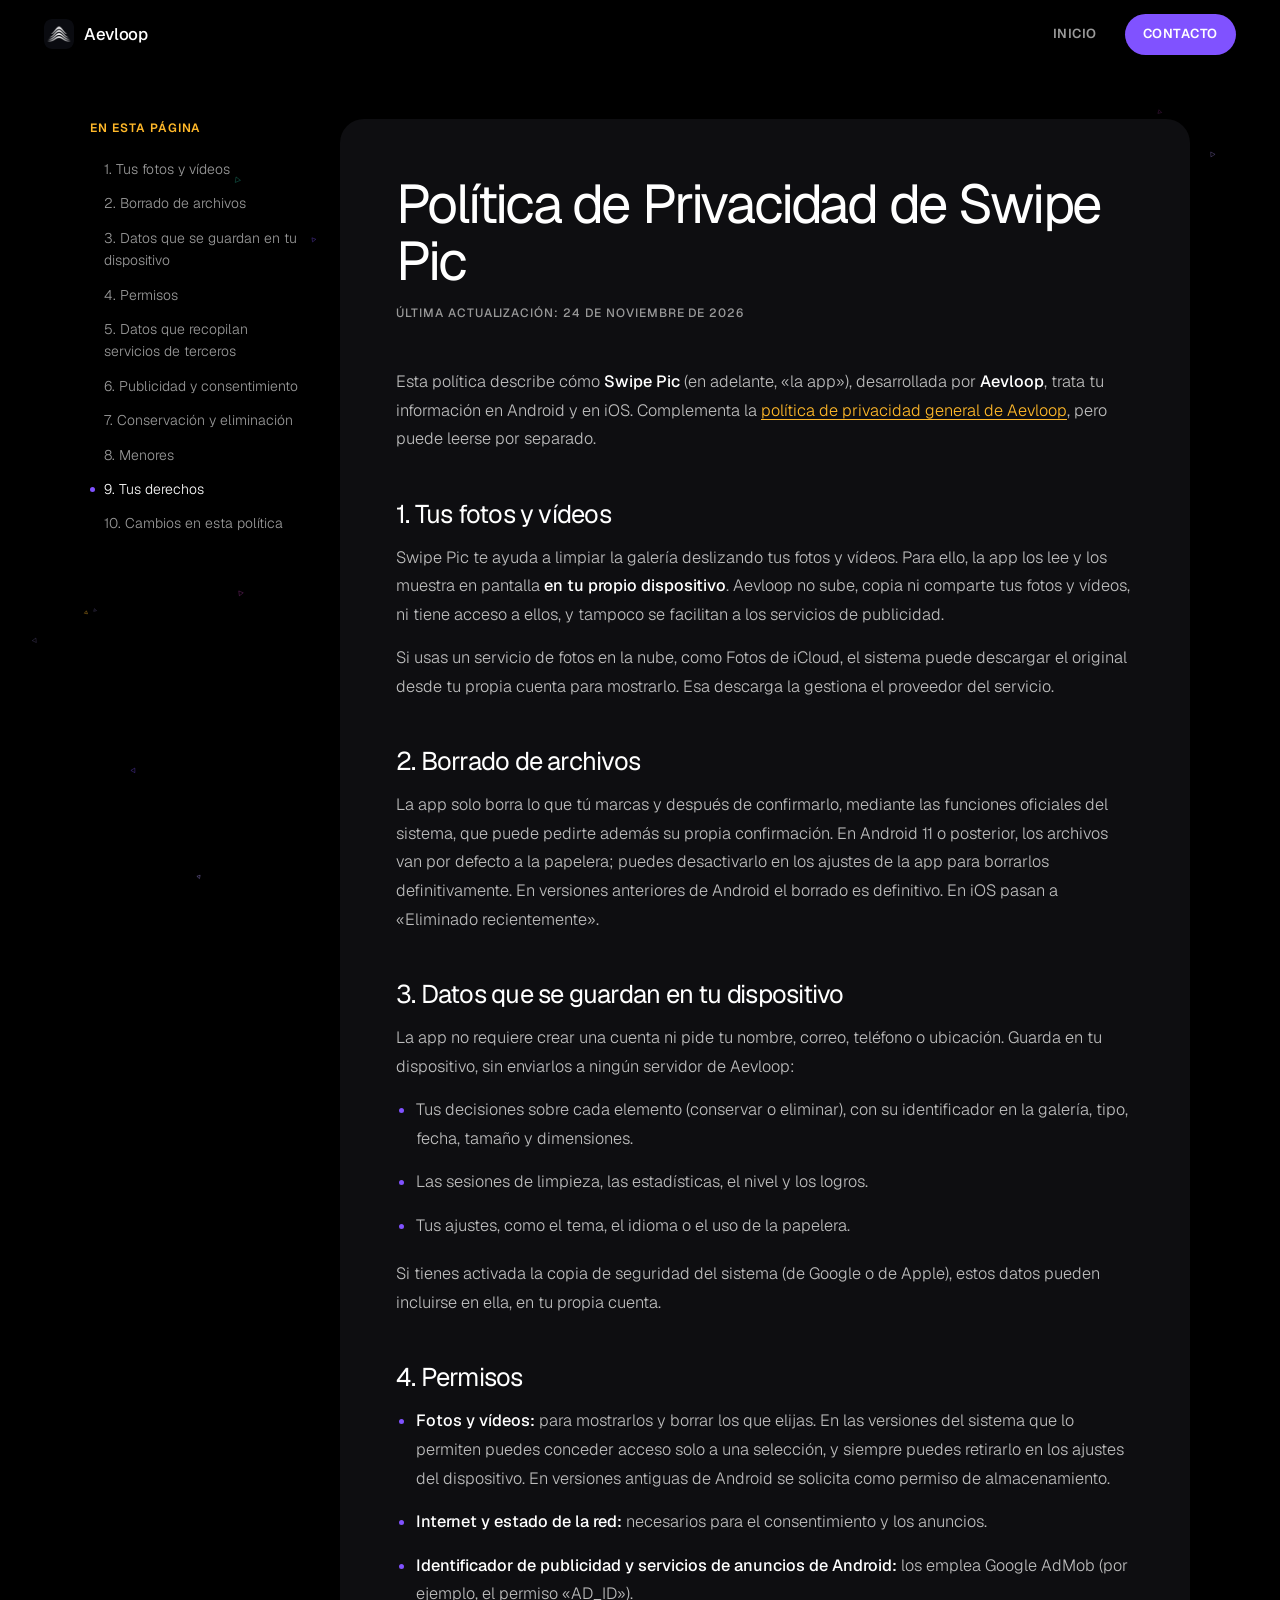
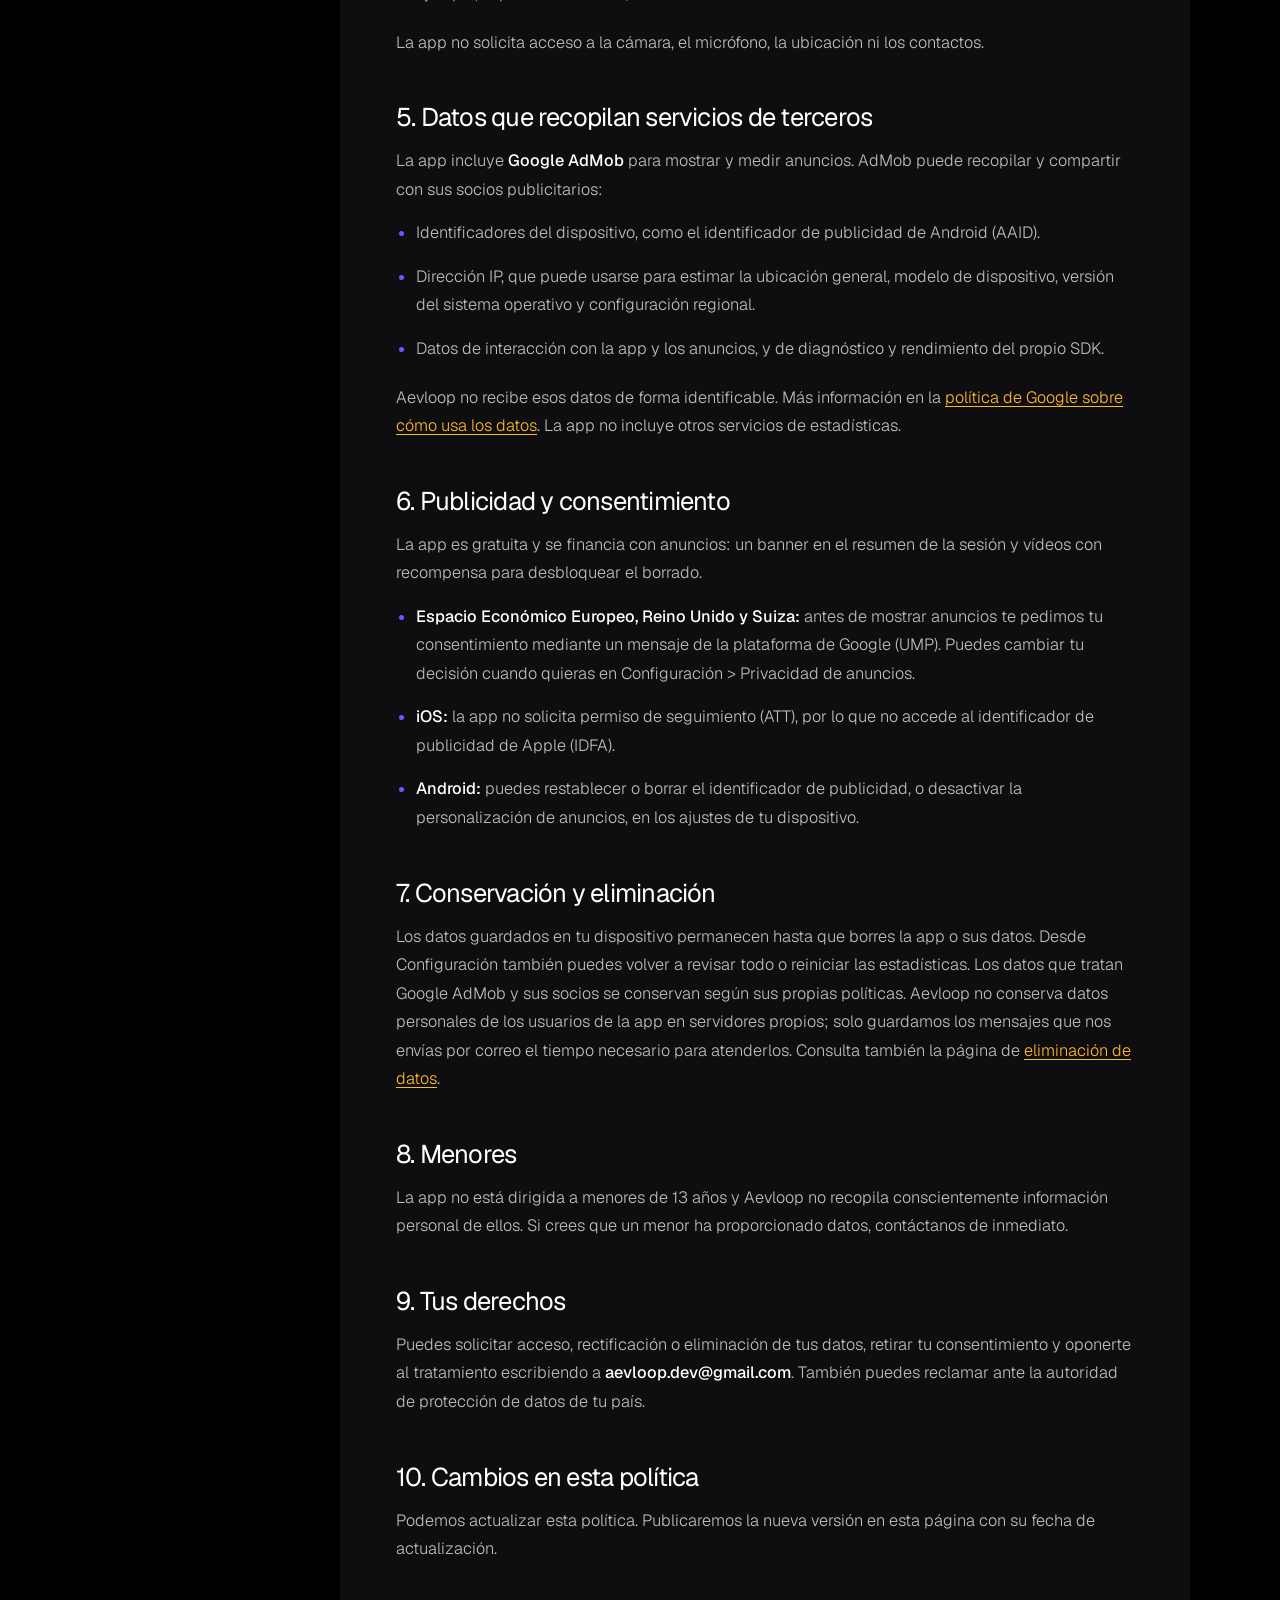
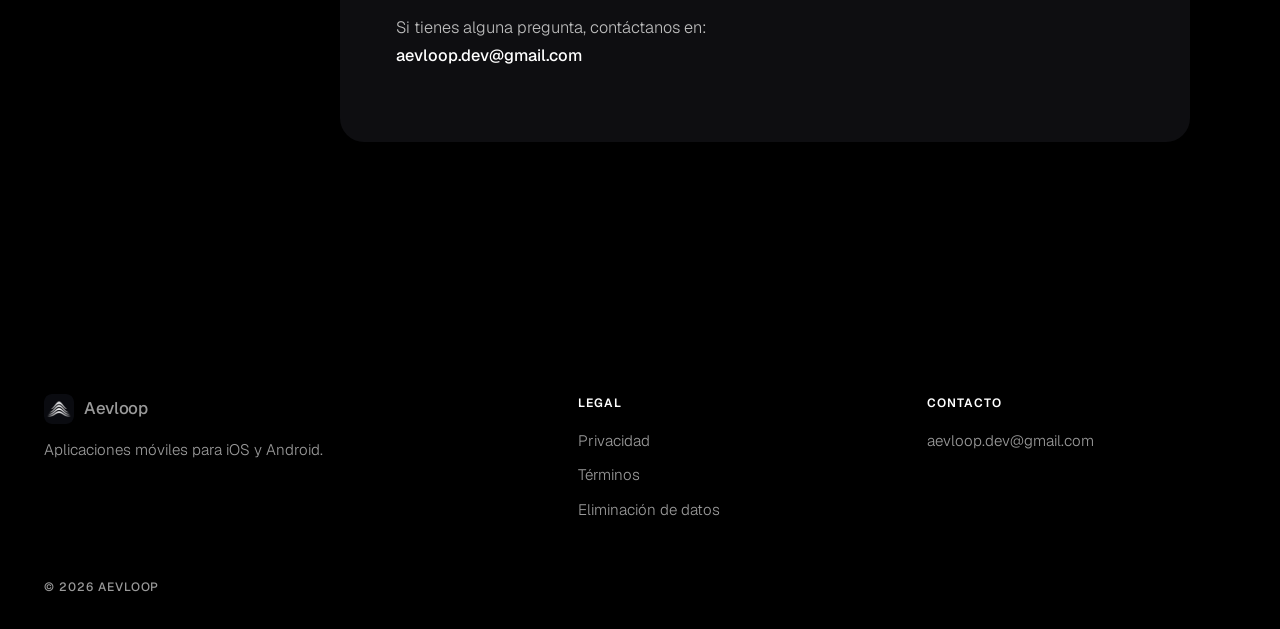
<file: privacy/swipe-pic/index.html>
<!DOCTYPE html>
<html lang="es">
<head>
    <meta charset="UTF-8">
    <meta name="viewport" content="width=device-width, initial-scale=1.0">
    <title>Privacidad de Swipe Pic | Aevloop</title>
    <meta name="description" content="Política de privacidad de Swipe Pic: acceso a fotos y vídeos, permisos, datos, anuncios, consentimiento y tus derechos.">
    <link rel="canonical" href="https://vibescodestudios.com/privacy/swipe-pic/">
    <meta name="theme-color" content="#000000">
    <meta name="color-scheme" content="dark">
    <link rel="icon" href="/favicon.ico" sizes="any">
    <link rel="icon" href="/assets/logo/icono.svg" type="image/svg+xml">
    <link rel="apple-touch-icon" href="/assets/logo/apple-touch-icon.png">
    <link rel="manifest" href="/site.webmanifest">
    <script>
        document.documentElement.classList.add('js');
    </script>
    <link rel="preload" href="/assets/fonts/geist-latin.woff2" as="font" type="font/woff2" crossorigin>
    <link href="/assets/site.css" rel="stylesheet">
    <script defer src="/assets/site.js"></script>
</head>
<body>
    <a class="skip-link" href="#main">Saltar al contenido</a>
    <header class="site-nav">
        <div class="nav-inner">
            <a href="/" class="brand"><img src="/assets/logo/icono.png" alt="" width="30" height="30">Aevloop</a>
            <nav class="nav-links" aria-label="Principal">
                <a href="/" class="keep">Inicio</a>
            </nav>
            <a href="mailto:aevloop.dev@gmail.com" class="btn btn-primary nav-cta">Contacto</a>
        </div>
    </header>

    <main id="main">
        <div class="content">
            <h1>Política de Privacidad de Swipe Pic</h1>
            <p class="date">Última actualización: 24 de noviembre de 2026</p>

            <p>Esta política describe cómo <strong>Swipe Pic</strong> (en adelante, «la app»), desarrollada por <strong>Aevloop</strong>, trata tu información en Android y en iOS. Complementa la <a href="/privacy">política de privacidad general de Aevloop</a>, pero puede leerse por separado.</p>

            <h2>1. Tus fotos y vídeos</h2>
            <p>Swipe Pic te ayuda a limpiar la galería deslizando tus fotos y vídeos. Para ello, la app los lee y los muestra en pantalla <strong>en tu propio dispositivo</strong>. Aevloop no sube, copia ni comparte tus fotos y vídeos, ni tiene acceso a ellos, y tampoco se facilitan a los servicios de publicidad.</p>
            <p>Si usas un servicio de fotos en la nube, como Fotos de iCloud, el sistema puede descargar el original desde tu propia cuenta para mostrarlo. Esa descarga la gestiona el proveedor del servicio.</p>

            <h2>2. Borrado de archivos</h2>
            <p>La app solo borra lo que tú marcas y después de confirmarlo, mediante las funciones oficiales del sistema, que puede pedirte además su propia confirmación. En Android 11 o posterior, los archivos van por defecto a la papelera; puedes desactivarlo en los ajustes de la app para borrarlos definitivamente. En versiones anteriores de Android el borrado es definitivo. En iOS pasan a «Eliminado recientemente».</p>

            <h2>3. Datos que se guardan en tu dispositivo</h2>
            <p>La app no requiere crear una cuenta ni pide tu nombre, correo, teléfono o ubicación. Guarda en tu dispositivo, sin enviarlos a ningún servidor de Aevloop:</p>
            <ul>
                <li>Tus decisiones sobre cada elemento (conservar o eliminar), con su identificador en la galería, tipo, fecha, tamaño y dimensiones.</li>
                <li>Las sesiones de limpieza, las estadísticas, el nivel y los logros.</li>
                <li>Tus ajustes, como el tema, el idioma o el uso de la papelera.</li>
            </ul>
            <p>Si tienes activada la copia de seguridad del sistema (de Google o de Apple), estos datos pueden incluirse en ella, en tu propia cuenta.</p>

            <h2>4. Permisos</h2>
            <ul>
                <li><strong>Fotos y vídeos:</strong> para mostrarlos y borrar los que elijas. En las versiones del sistema que lo permiten puedes conceder acceso solo a una selección, y siempre puedes retirarlo en los ajustes del dispositivo. En versiones antiguas de Android se solicita como permiso de almacenamiento.</li>
                <li><strong>Internet y estado de la red:</strong> necesarios para el consentimiento y los anuncios.</li>
                <li><strong>Identificador de publicidad y servicios de anuncios de Android:</strong> los emplea Google AdMob (por ejemplo, el permiso «AD_ID»).</li>
            </ul>
            <p>La app no solicita acceso a la cámara, el micrófono, la ubicación ni los contactos.</p>

            <h2>5. Datos que recopilan servicios de terceros</h2>
            <p>La app incluye <strong>Google AdMob</strong> para mostrar y medir anuncios. AdMob puede recopilar y compartir con sus socios publicitarios:</p>
            <ul>
                <li>Identificadores del dispositivo, como el identificador de publicidad de Android (AAID).</li>
                <li>Dirección IP, que puede usarse para estimar la ubicación general, modelo de dispositivo, versión del sistema operativo y configuración regional.</li>
                <li>Datos de interacción con la app y los anuncios, y de diagnóstico y rendimiento del propio SDK.</li>
            </ul>
            <p>Aevloop no recibe esos datos de forma identificable. Más información en la <a href="https://policies.google.com/technologies/partner-sites" rel="noopener" target="_blank">política de Google sobre cómo usa los datos</a>. La app no incluye otros servicios de estadísticas.</p>

            <h2 id="publicidad">6. Publicidad y consentimiento</h2>
            <p>La app es gratuita y se financia con anuncios: un banner en el resumen de la sesión y vídeos con recompensa para desbloquear el borrado.</p>
            <ul>
                <li><strong>Espacio Económico Europeo, Reino Unido y Suiza:</strong> antes de mostrar anuncios te pedimos tu consentimiento mediante un mensaje de la plataforma de Google (UMP). Puedes cambiar tu decisión cuando quieras en Configuración &gt; Privacidad de anuncios.</li>
                <li><strong>iOS:</strong> la app no solicita permiso de seguimiento (ATT), por lo que no accede al identificador de publicidad de Apple (IDFA).</li>
                <li><strong>Android:</strong> puedes restablecer o borrar el identificador de publicidad, o desactivar la personalización de anuncios, en los ajustes de tu dispositivo.</li>
            </ul>

            <h2>7. Conservación y eliminación</h2>
            <p>Los datos guardados en tu dispositivo permanecen hasta que borres la app o sus datos. Desde Configuración también puedes volver a revisar todo o reiniciar las estadísticas. Los datos que tratan Google AdMob y sus socios se conservan según sus propias políticas. Aevloop no conserva datos personales de los usuarios de la app en servidores propios; solo guardamos los mensajes que nos envías por correo el tiempo necesario para atenderlos. Consulta también la página de <a href="/delete-data">eliminación de datos</a>.</p>

            <h2>8. Menores</h2>
            <p>La app no está dirigida a menores de 13 años y Aevloop no recopila conscientemente información personal de ellos. Si crees que un menor ha proporcionado datos, contáctanos de inmediato.</p>

            <h2>9. Tus derechos</h2>
            <p>Puedes solicitar acceso, rectificación o eliminación de tus datos, retirar tu consentimiento y oponerte al tratamiento escribiendo a <strong style="word-break: break-all;">aevloop.dev@gmail.com</strong>. También puedes reclamar ante la autoridad de protección de datos de tu país.</p>

            <h2>10. Cambios en esta política</h2>
            <p>Podemos actualizar esta política. Publicaremos la nueva versión en esta página con su fecha de actualización.</p>

            <p style="margin-top: 50px;">Si tienes alguna pregunta, contáctanos en: <br>
            <strong>aevloop.dev@gmail.com</strong></p>
        </div>
    </main>

    <footer>
        <div class="container footer-grid">
            <div class="footer-brand">
                <a href="/" class="brand"><img src="/assets/logo/icono.png" alt="" width="30" height="30">Aevloop</a>
                <p>Aplicaciones móviles para iOS y Android.</p>
            </div>
            <div class="footer-col">
                <h4>Legal</h4>
                <a href="/privacy">Privacidad</a>
                <a href="/terms">Términos</a>
                <a href="/delete-data">Eliminación de datos</a>
            </div>
            <div class="footer-col">
                <h4>Contacto</h4>
                <a href="mailto:aevloop.dev@gmail.com">aevloop.dev@gmail.com</a>
            </div>
        </div>
        <div class="container footer-bottom"><p class="name">&copy; 2026 Aevloop</p></div>
    </footer>
</body>
</html>
</file>
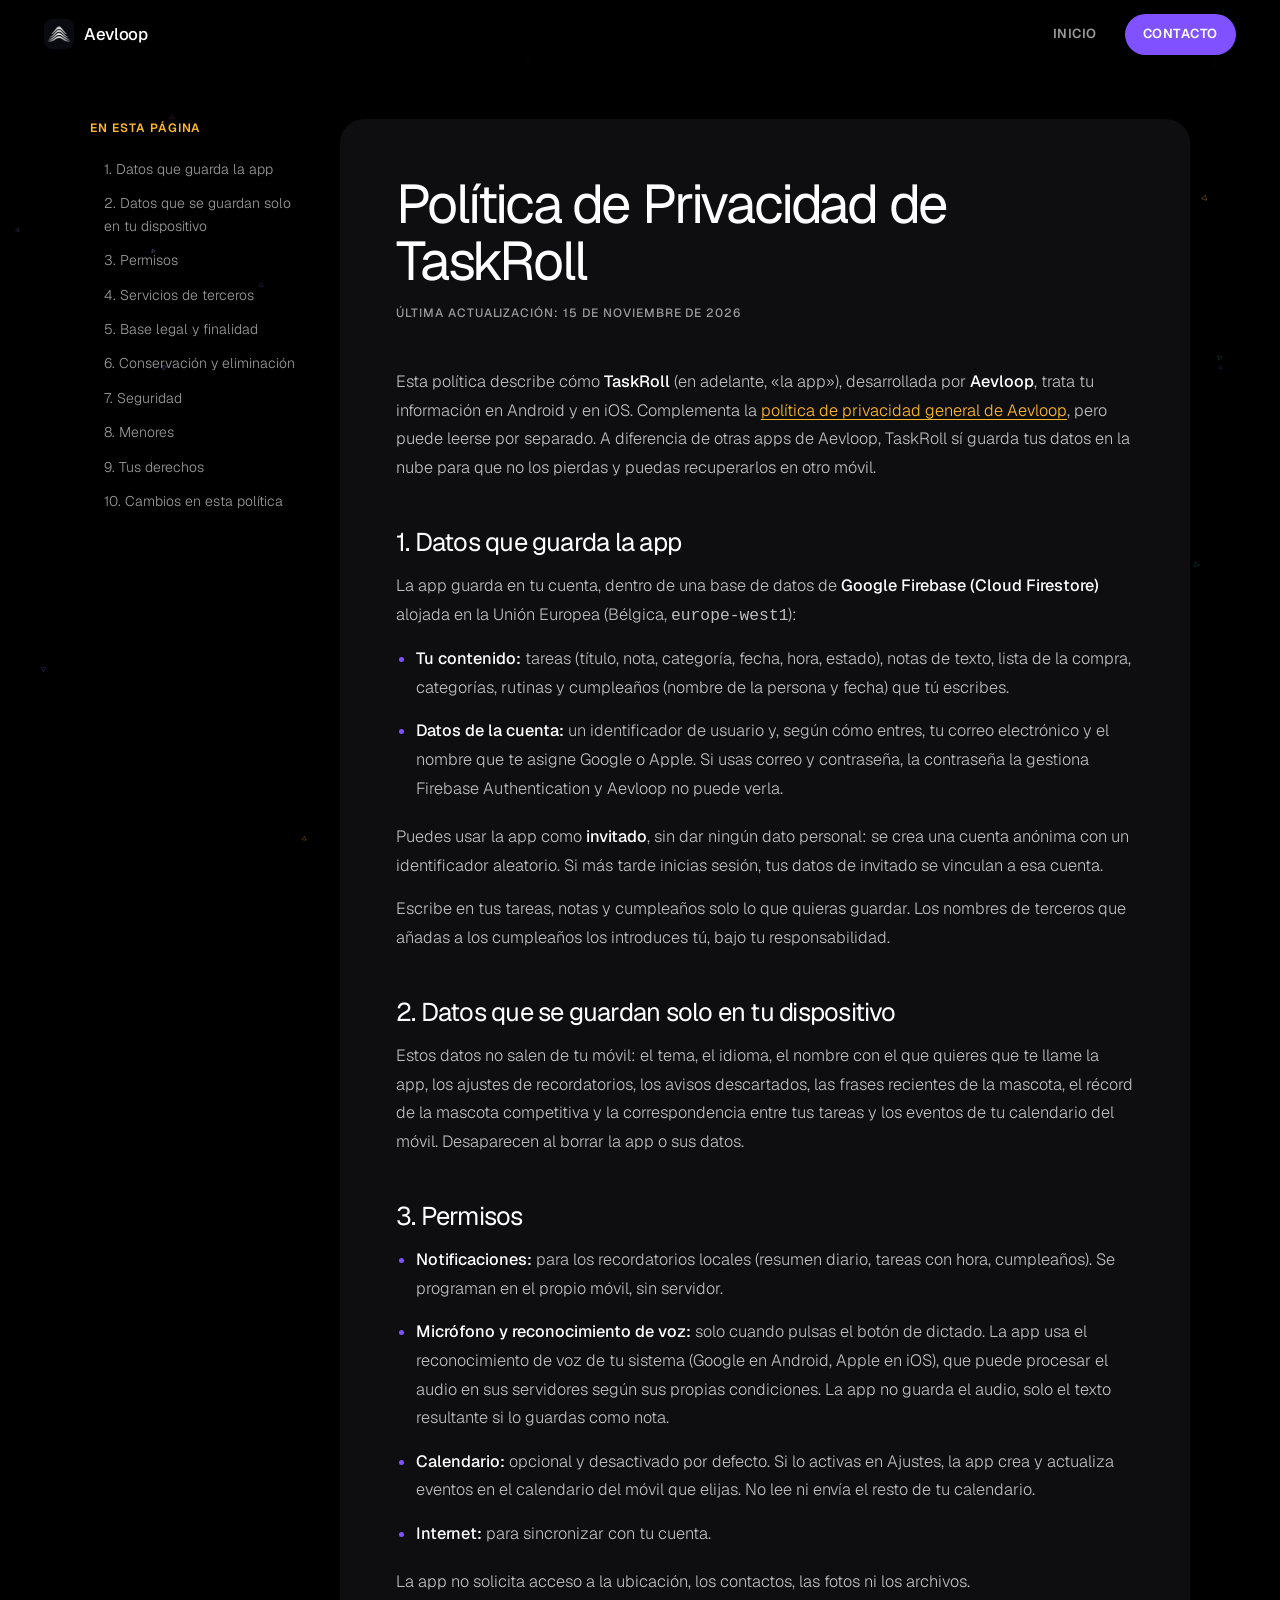
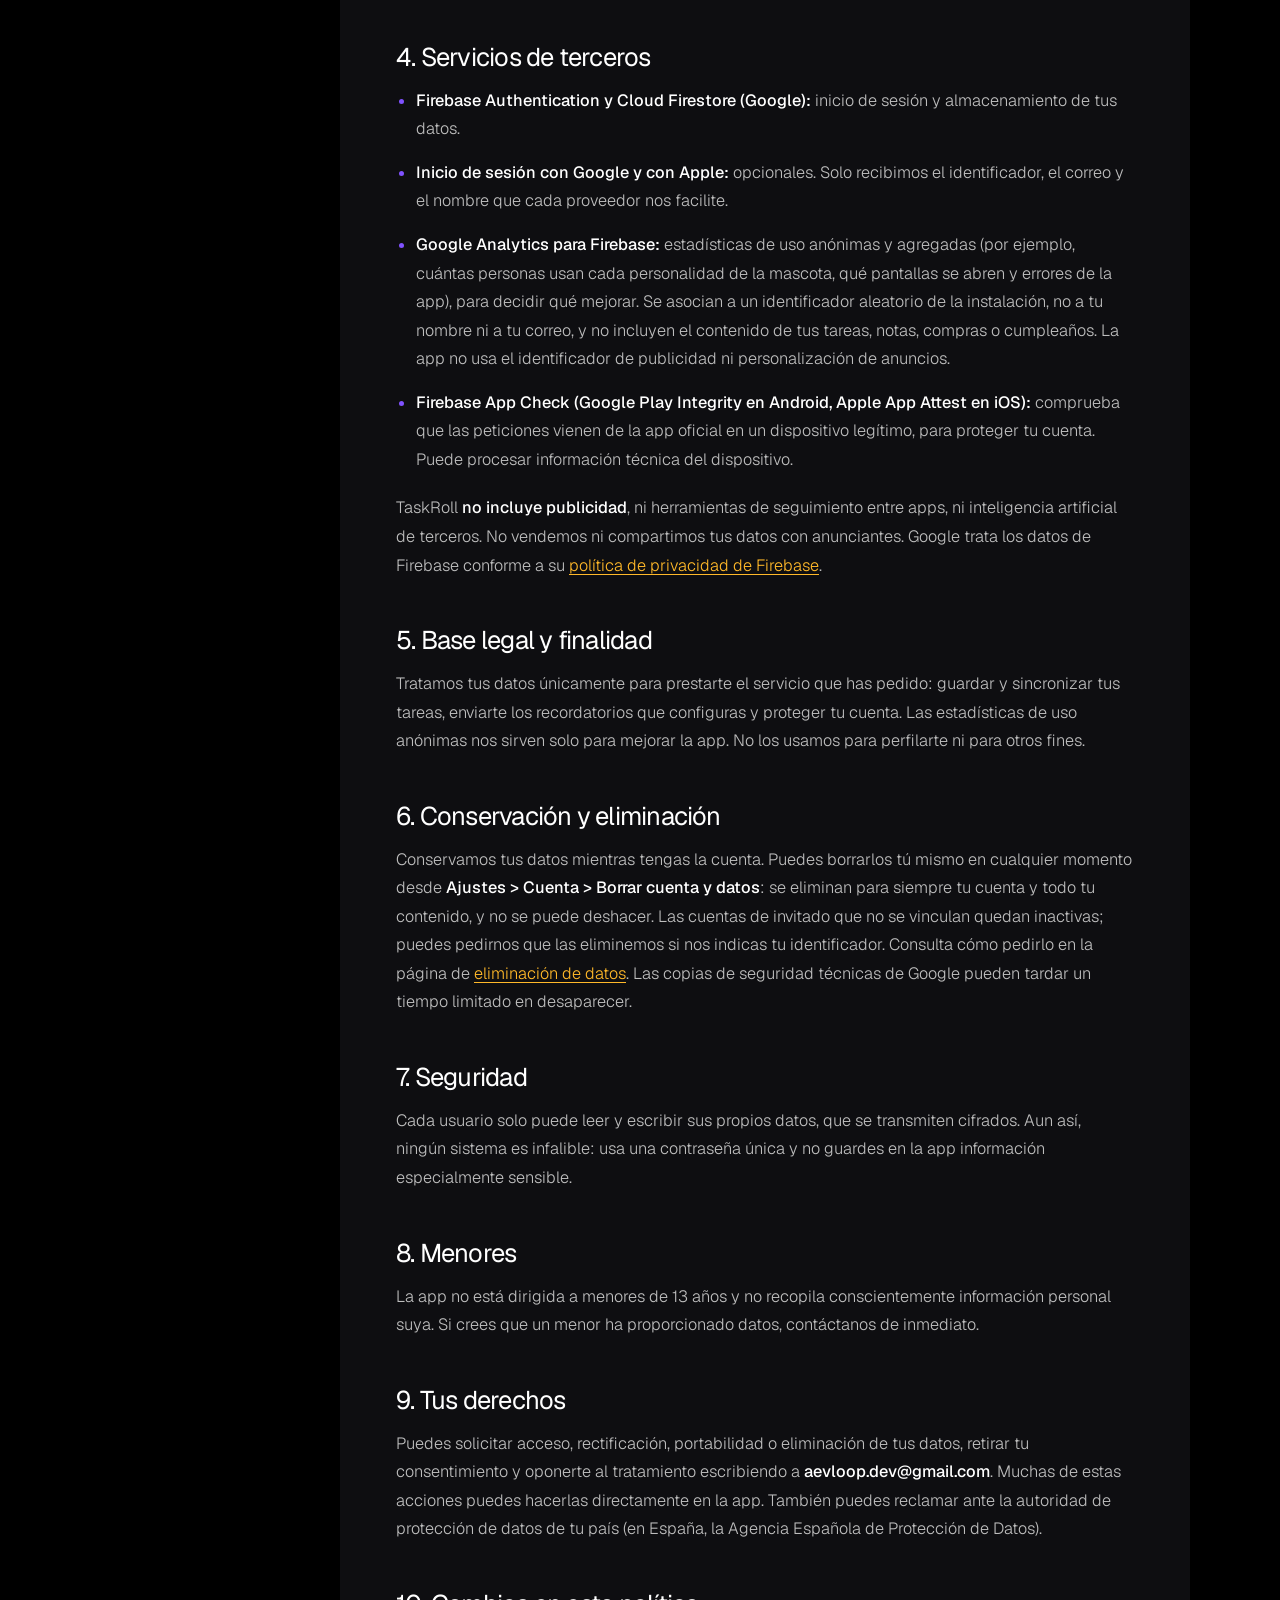
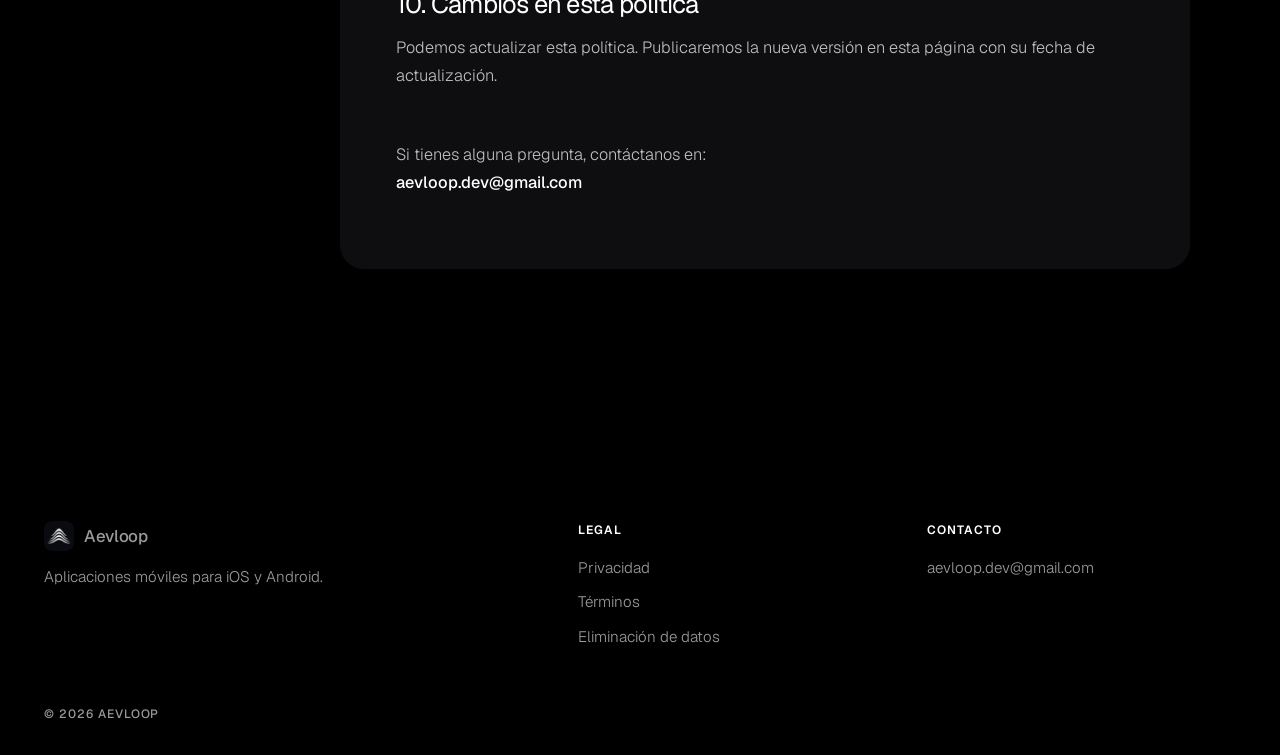
<file: privacy/taskroll/index.html>
<!DOCTYPE html>
<html lang="es">
<head>
    <meta charset="UTF-8">
    <meta name="viewport" content="width=device-width, initial-scale=1.0">
    <title>Privacidad de TaskRoll | Aevloop</title>
    <meta name="description" content="Política de privacidad de TaskRoll: qué datos guarda la app, permisos, servicios de Google y Apple, conservación, borrado de cuenta y tus derechos.">
    <link rel="canonical" href="https://vibescodestudios.com/privacy/taskroll/">
    <meta name="theme-color" content="#000000">
    <meta name="color-scheme" content="dark">
    <link rel="icon" href="/favicon.ico" sizes="any">
    <link rel="icon" href="/assets/logo/icono.svg" type="image/svg+xml">
    <link rel="apple-touch-icon" href="/assets/logo/apple-touch-icon.png">
    <link rel="manifest" href="/site.webmanifest">
    <script>
        document.documentElement.classList.add('js');
    </script>
    <link rel="preload" href="/assets/fonts/geist-latin.woff2" as="font" type="font/woff2" crossorigin>
    <link href="/assets/site.css" rel="stylesheet">
    <script defer src="/assets/site.js"></script>
</head>
<body>
    <a class="skip-link" href="#main">Saltar al contenido</a>
    <header class="site-nav">
        <div class="nav-inner">
            <a href="/" class="brand"><img src="/assets/logo/icono.png" alt="" width="30" height="30">Aevloop</a>
            <nav class="nav-links" aria-label="Principal">
                <a href="/" class="keep">Inicio</a>
            </nav>
            <a href="mailto:aevloop.dev@gmail.com" class="btn btn-primary nav-cta">Contacto</a>
        </div>
    </header>

    <main id="main">
        <div class="content">
            <h1>Política de Privacidad de TaskRoll</h1>
            <p class="date">Última actualización: 15 de noviembre de 2026</p>

            <p>Esta política describe cómo <strong>TaskRoll</strong> (en adelante, «la app»), desarrollada por <strong>Aevloop</strong>, trata tu información en Android y en iOS. Complementa la <a href="/privacy">política de privacidad general de Aevloop</a>, pero puede leerse por separado. A diferencia de otras apps de Aevloop, TaskRoll sí guarda tus datos en la nube para que no los pierdas y puedas recuperarlos en otro móvil.</p>

            <h2>1. Datos que guarda la app</h2>
            <p>La app guarda en tu cuenta, dentro de una base de datos de <strong>Google Firebase (Cloud Firestore)</strong> alojada en la Unión Europea (Bélgica, <code>europe-west1</code>):</p>
            <ul>
                <li><strong>Tu contenido:</strong> tareas (título, nota, categoría, fecha, hora, estado), notas de texto, lista de la compra, categorías, rutinas y cumpleaños (nombre de la persona y fecha) que tú escribes.</li>
                <li><strong>Datos de la cuenta:</strong> un identificador de usuario y, según cómo entres, tu correo electrónico y el nombre que te asigne Google o Apple. Si usas correo y contraseña, la contraseña la gestiona Firebase Authentication y Aevloop no puede verla.</li>
            </ul>
            <p>Puedes usar la app como <strong>invitado</strong>, sin dar ningún dato personal: se crea una cuenta anónima con un identificador aleatorio. Si más tarde inicias sesión, tus datos de invitado se vinculan a esa cuenta.</p>
            <p>Escribe en tus tareas, notas y cumpleaños solo lo que quieras guardar. Los nombres de terceros que añadas a los cumpleaños los introduces tú, bajo tu responsabilidad.</p>

            <h2>2. Datos que se guardan solo en tu dispositivo</h2>
            <p>Estos datos no salen de tu móvil: el tema, el idioma, el nombre con el que quieres que te llame la app, los ajustes de recordatorios, los avisos descartados, las frases recientes de la mascota, el récord de la mascota competitiva y la correspondencia entre tus tareas y los eventos de tu calendario del móvil. Desaparecen al borrar la app o sus datos.</p>

            <h2>3. Permisos</h2>
            <ul>
                <li><strong>Notificaciones:</strong> para los recordatorios locales (resumen diario, tareas con hora, cumpleaños). Se programan en el propio móvil, sin servidor.</li>
                <li><strong>Micrófono y reconocimiento de voz:</strong> solo cuando pulsas el botón de dictado. La app usa el reconocimiento de voz de tu sistema (Google en Android, Apple en iOS), que puede procesar el audio en sus servidores según sus propias condiciones. La app no guarda el audio, solo el texto resultante si lo guardas como nota.</li>
                <li><strong>Calendario:</strong> opcional y desactivado por defecto. Si lo activas en Ajustes, la app crea y actualiza eventos en el calendario del móvil que elijas. No lee ni envía el resto de tu calendario.</li>
                <li><strong>Internet:</strong> para sincronizar con tu cuenta.</li>
            </ul>
            <p>La app no solicita acceso a la ubicación, los contactos, las fotos ni los archivos.</p>

            <h2>4. Servicios de terceros</h2>
            <ul>
                <li><strong>Firebase Authentication y Cloud Firestore (Google):</strong> inicio de sesión y almacenamiento de tus datos.</li>
                <li><strong>Inicio de sesión con Google y con Apple:</strong> opcionales. Solo recibimos el identificador, el correo y el nombre que cada proveedor nos facilite.</li>
                <li><strong>Google Analytics para Firebase:</strong> estadísticas de uso anónimas y agregadas (por ejemplo, cuántas personas usan cada personalidad de la mascota, qué pantallas se abren y errores de la app), para decidir qué mejorar. Se asocian a un identificador aleatorio de la instalación, no a tu nombre ni a tu correo, y no incluyen el contenido de tus tareas, notas, compras o cumpleaños. La app no usa el identificador de publicidad ni personalización de anuncios.</li>
                <li><strong>Firebase App Check (Google Play Integrity en Android, Apple App Attest en iOS):</strong> comprueba que las peticiones vienen de la app oficial en un dispositivo legítimo, para proteger tu cuenta. Puede procesar información técnica del dispositivo.</li>
            </ul>
            <p>TaskRoll <strong>no incluye publicidad</strong>, ni herramientas de seguimiento entre apps, ni inteligencia artificial de terceros. No vendemos ni compartimos tus datos con anunciantes. Google trata los datos de Firebase conforme a su <a href="https://firebase.google.com/support/privacy" rel="noopener" target="_blank">política de privacidad de Firebase</a>.</p>

            <h2>5. Base legal y finalidad</h2>
            <p>Tratamos tus datos únicamente para prestarte el servicio que has pedido: guardar y sincronizar tus tareas, enviarte los recordatorios que configuras y proteger tu cuenta. Las estadísticas de uso anónimas nos sirven solo para mejorar la app. No los usamos para perfilarte ni para otros fines.</p>

            <h2>6. Conservación y eliminación</h2>
            <p>Conservamos tus datos mientras tengas la cuenta. Puedes borrarlos tú mismo en cualquier momento desde <strong>Ajustes &gt; Cuenta &gt; Borrar cuenta y datos</strong>: se eliminan para siempre tu cuenta y todo tu contenido, y no se puede deshacer. Las cuentas de invitado que no se vinculan quedan inactivas; puedes pedirnos que las eliminemos si nos indicas tu identificador. Consulta cómo pedirlo en la página de <a href="/delete-data">eliminación de datos</a>. Las copias de seguridad técnicas de Google pueden tardar un tiempo limitado en desaparecer.</p>

            <h2>7. Seguridad</h2>
            <p>Cada usuario solo puede leer y escribir sus propios datos, que se transmiten cifrados. Aun así, ningún sistema es infalible: usa una contraseña única y no guardes en la app información especialmente sensible.</p>

            <h2>8. Menores</h2>
            <p>La app no está dirigida a menores de 13 años y no recopila conscientemente información personal suya. Si crees que un menor ha proporcionado datos, contáctanos de inmediato.</p>

            <h2>9. Tus derechos</h2>
            <p>Puedes solicitar acceso, rectificación, portabilidad o eliminación de tus datos, retirar tu consentimiento y oponerte al tratamiento escribiendo a <strong style="word-break: break-all;">aevloop.dev@gmail.com</strong>. Muchas de estas acciones puedes hacerlas directamente en la app. También puedes reclamar ante la autoridad de protección de datos de tu país (en España, la Agencia Española de Protección de Datos).</p>

            <h2>10. Cambios en esta política</h2>
            <p>Podemos actualizar esta política. Publicaremos la nueva versión en esta página con su fecha de actualización.</p>

            <p style="margin-top: 50px;">Si tienes alguna pregunta, contáctanos en: <br>
            <strong>aevloop.dev@gmail.com</strong></p>
        </div>
    </main>

    <footer>
        <div class="container footer-grid">
            <div class="footer-brand">
                <a href="/" class="brand"><img src="/assets/logo/icono.png" alt="" width="30" height="30">Aevloop</a>
                <p>Aplicaciones móviles para iOS y Android.</p>
            </div>
            <div class="footer-col">
                <h4>Legal</h4>
                <a href="/privacy">Privacidad</a>
                <a href="/terms">Términos</a>
                <a href="/delete-data">Eliminación de datos</a>
            </div>
            <div class="footer-col">
                <h4>Contacto</h4>
                <a href="mailto:aevloop.dev@gmail.com">aevloop.dev@gmail.com</a>
            </div>
        </div>
        <div class="container footer-bottom"><p class="name">&copy; 2026 Aevloop</p></div>
    </footer>
</body>
</html>
</file>
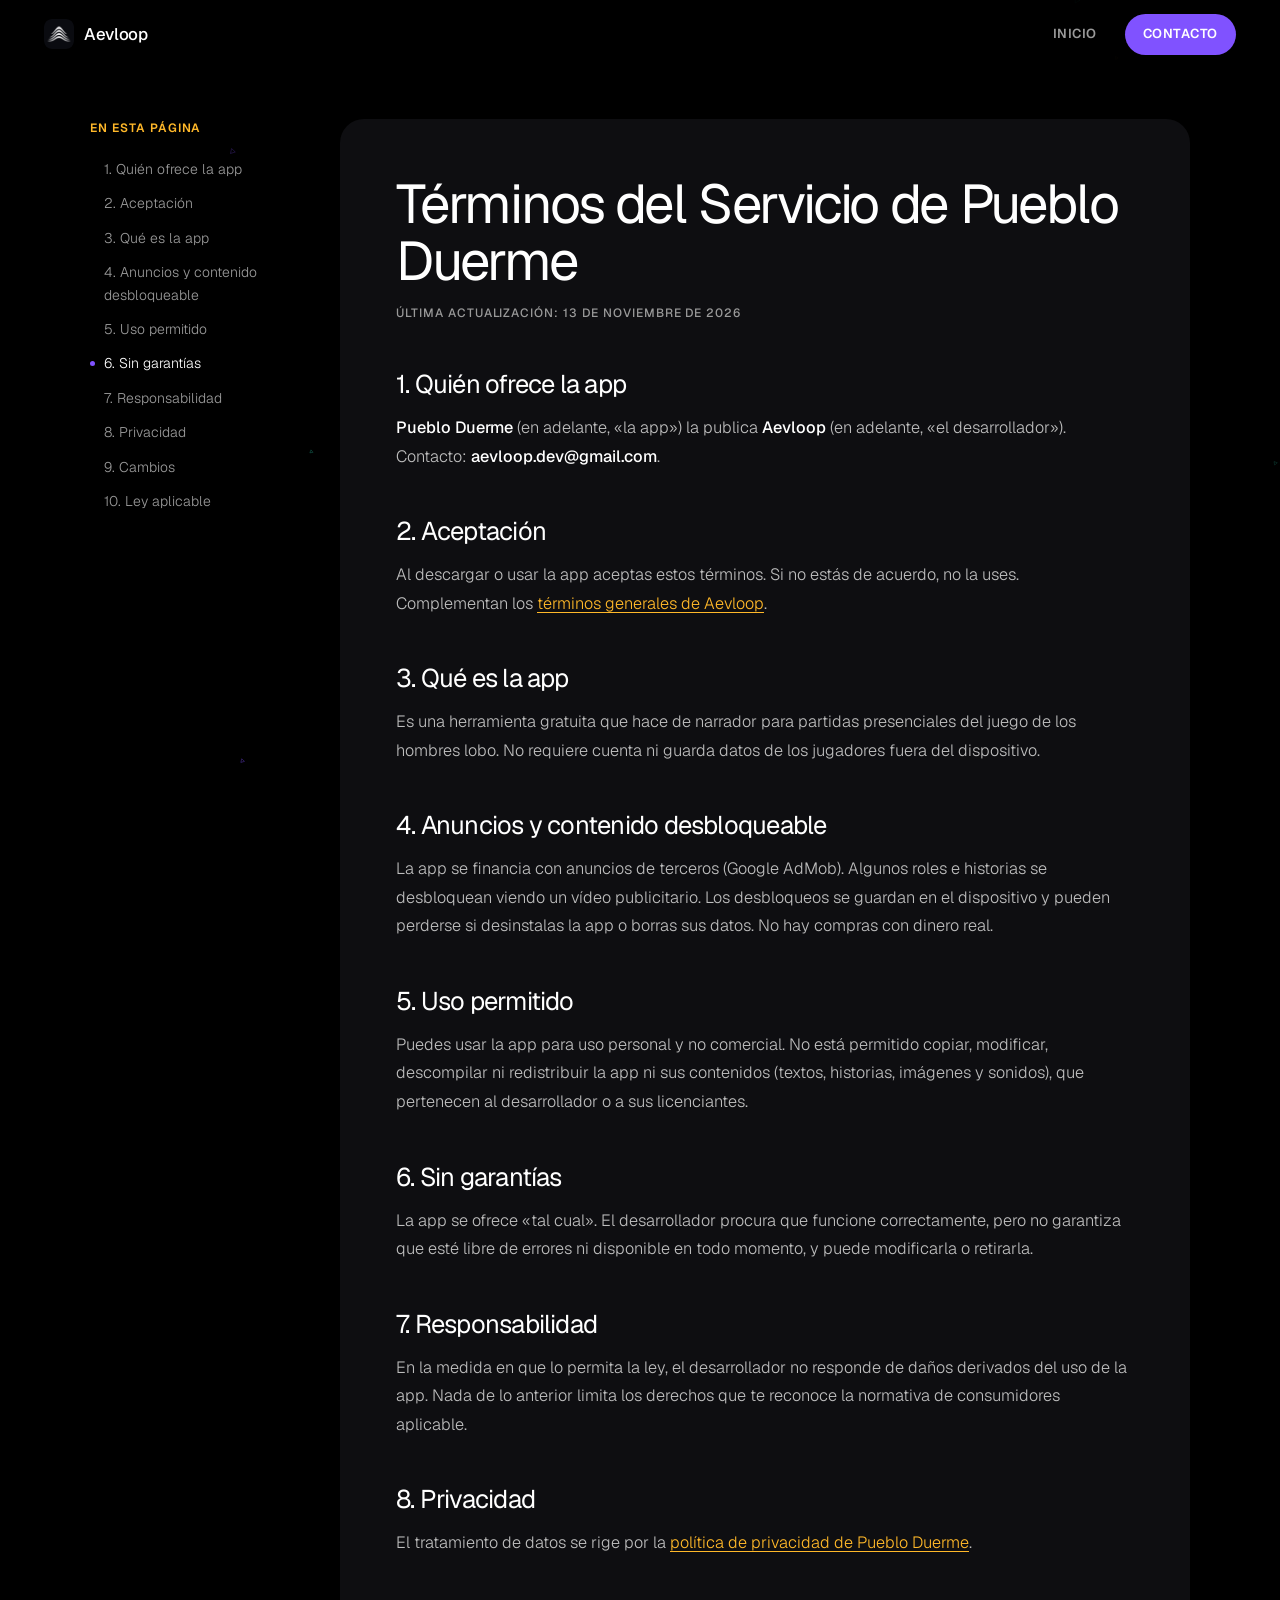
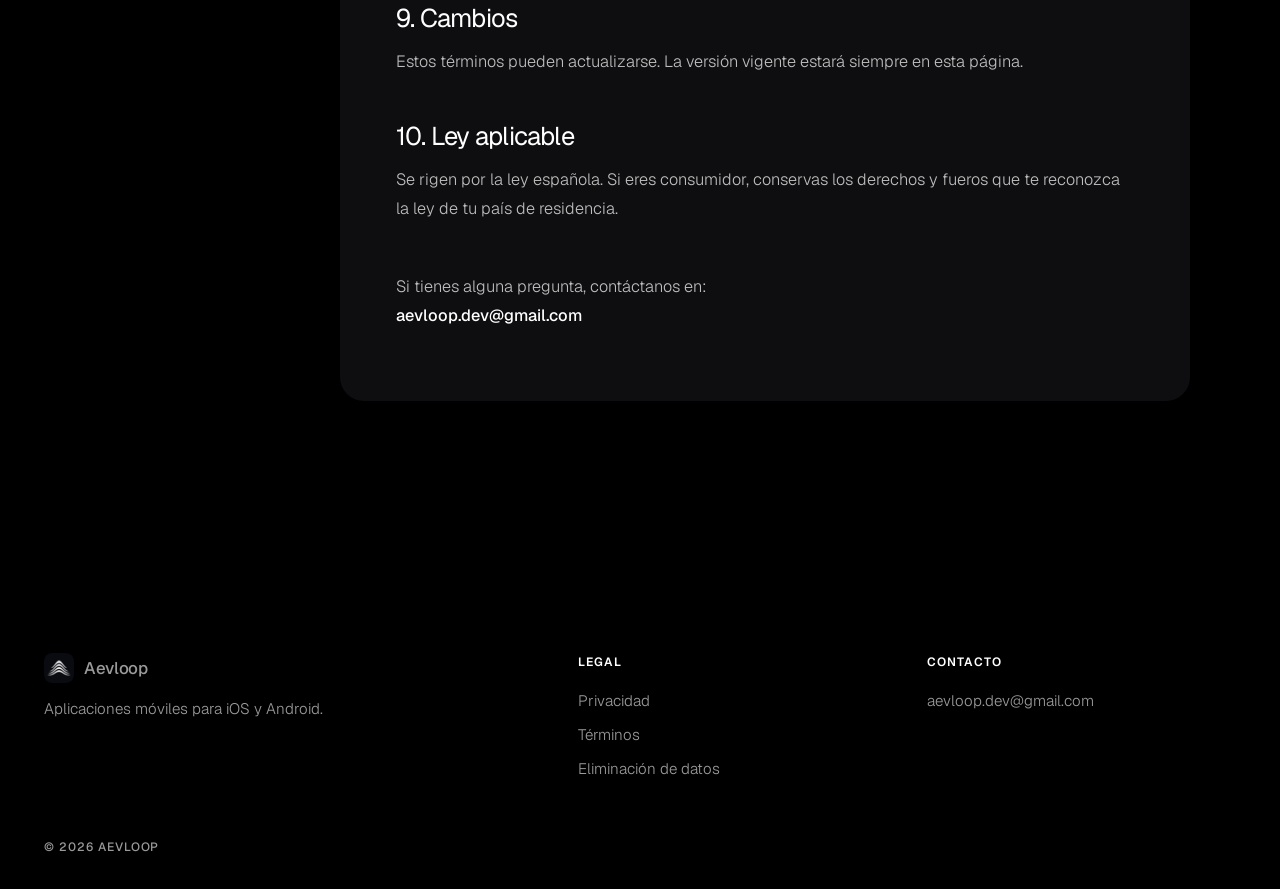
<file: terms/pueblo-duerme/index.html>
<!DOCTYPE html>
<html lang="es">
<head>
    <meta charset="UTF-8">
    <meta name="viewport" content="width=device-width, initial-scale=1.0">
    <title>Términos de Pueblo Duerme | Aevloop</title>
    <meta name="description" content="Términos del servicio de Pueblo Duerme: uso permitido, anuncios, contenido desbloqueable, garantías y responsabilidad.">
    <link rel="canonical" href="https://vibescodestudios.com/terms/pueblo-duerme/">
    <meta name="theme-color" content="#000000">
    <meta name="color-scheme" content="dark">
    <link rel="icon" href="/favicon.ico" sizes="any">
    <link rel="icon" href="/assets/logo/icono.svg" type="image/svg+xml">
    <link rel="apple-touch-icon" href="/assets/logo/apple-touch-icon.png">
    <link rel="manifest" href="/site.webmanifest">
    <script>
        document.documentElement.classList.add('js');
    </script>
    <link rel="preload" href="/assets/fonts/geist-latin.woff2" as="font" type="font/woff2" crossorigin>
    <link href="/assets/site.css" rel="stylesheet">
    <script defer src="/assets/site.js"></script>
</head>
<body>
    <a class="skip-link" href="#main">Saltar al contenido</a>
    <header class="site-nav">
        <div class="nav-inner">
            <a href="/" class="brand"><img src="/assets/logo/icono.png" alt="" width="30" height="30">Aevloop</a>
            <nav class="nav-links" aria-label="Principal">
                <a href="/" class="keep">Inicio</a>
            </nav>
            <a href="mailto:aevloop.dev@gmail.com" class="btn btn-primary nav-cta">Contacto</a>
        </div>
    </header>

    <main id="main">
        <div class="content">
            <h1>Términos del Servicio de Pueblo Duerme</h1>
            <p class="date">Última actualización: 13 de noviembre de 2026</p>

            <h2>1. Quién ofrece la app</h2>
            <p><strong>Pueblo Duerme</strong> (en adelante, «la app») la publica <strong>Aevloop</strong> (en adelante, «el desarrollador»). Contacto: <strong style="word-break: break-all;">aevloop.dev@gmail.com</strong>.</p>

            <h2>2. Aceptación</h2>
            <p>Al descargar o usar la app aceptas estos términos. Si no estás de acuerdo, no la uses. Complementan los <a href="/terms">términos generales de Aevloop</a>.</p>

            <h2>3. Qué es la app</h2>
            <p>Es una herramienta gratuita que hace de narrador para partidas presenciales del juego de los hombres lobo. No requiere cuenta ni guarda datos de los jugadores fuera del dispositivo.</p>

            <h2>4. Anuncios y contenido desbloqueable</h2>
            <p>La app se financia con anuncios de terceros (Google AdMob). Algunos roles e historias se desbloquean viendo un vídeo publicitario. Los desbloqueos se guardan en el dispositivo y pueden perderse si desinstalas la app o borras sus datos. No hay compras con dinero real.</p>

            <h2>5. Uso permitido</h2>
            <p>Puedes usar la app para uso personal y no comercial. No está permitido copiar, modificar, descompilar ni redistribuir la app ni sus contenidos (textos, historias, imágenes y sonidos), que pertenecen al desarrollador o a sus licenciantes.</p>

            <h2>6. Sin garantías</h2>
            <p>La app se ofrece «tal cual». El desarrollador procura que funcione correctamente, pero no garantiza que esté libre de errores ni disponible en todo momento, y puede modificarla o retirarla.</p>

            <h2>7. Responsabilidad</h2>
            <p>En la medida en que lo permita la ley, el desarrollador no responde de daños derivados del uso de la app. Nada de lo anterior limita los derechos que te reconoce la normativa de consumidores aplicable.</p>

            <h2>8. Privacidad</h2>
            <p>El tratamiento de datos se rige por la <a href="/privacy/pueblo-duerme">política de privacidad de Pueblo Duerme</a>.</p>

            <h2>9. Cambios</h2>
            <p>Estos términos pueden actualizarse. La versión vigente estará siempre en esta página.</p>

            <h2>10. Ley aplicable</h2>
            <p>Se rigen por la ley española. Si eres consumidor, conservas los derechos y fueros que te reconozca la ley de tu país de residencia.</p>

            <p style="margin-top: 50px;">Si tienes alguna pregunta, contáctanos en: <br>
            <strong>aevloop.dev@gmail.com</strong></p>
        </div>
    </main>

    <footer>
        <div class="container footer-grid">
            <div class="footer-brand">
                <a href="/" class="brand"><img src="/assets/logo/icono.png" alt="" width="30" height="30">Aevloop</a>
                <p>Aplicaciones móviles para iOS y Android.</p>
            </div>
            <div class="footer-col">
                <h4>Legal</h4>
                <a href="/privacy">Privacidad</a>
                <a href="/terms">Términos</a>
                <a href="/delete-data">Eliminación de datos</a>
            </div>
            <div class="footer-col">
                <h4>Contacto</h4>
                <a href="mailto:aevloop.dev@gmail.com">aevloop.dev@gmail.com</a>
            </div>
        </div>
        <div class="container footer-bottom"><p class="name">&copy; 2026 Aevloop</p></div>
    </footer>
</body>
</html>
</file>
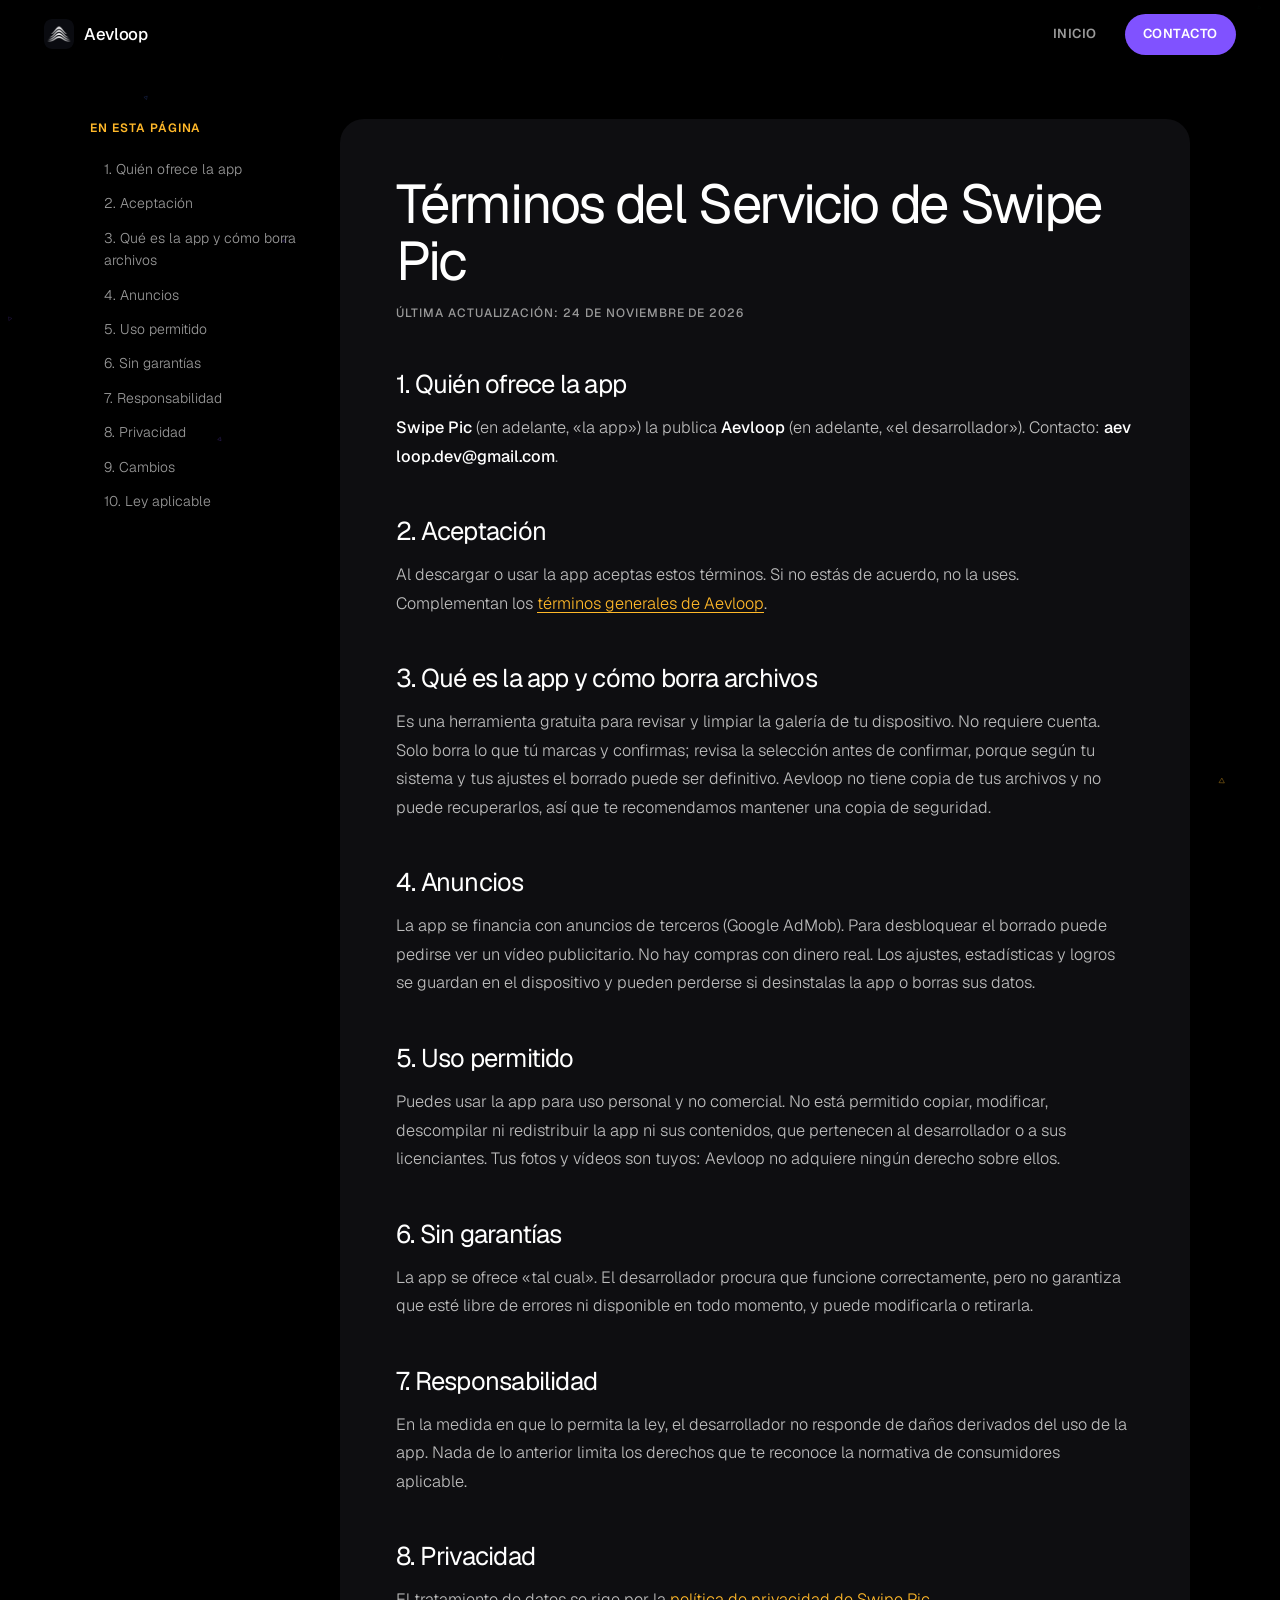
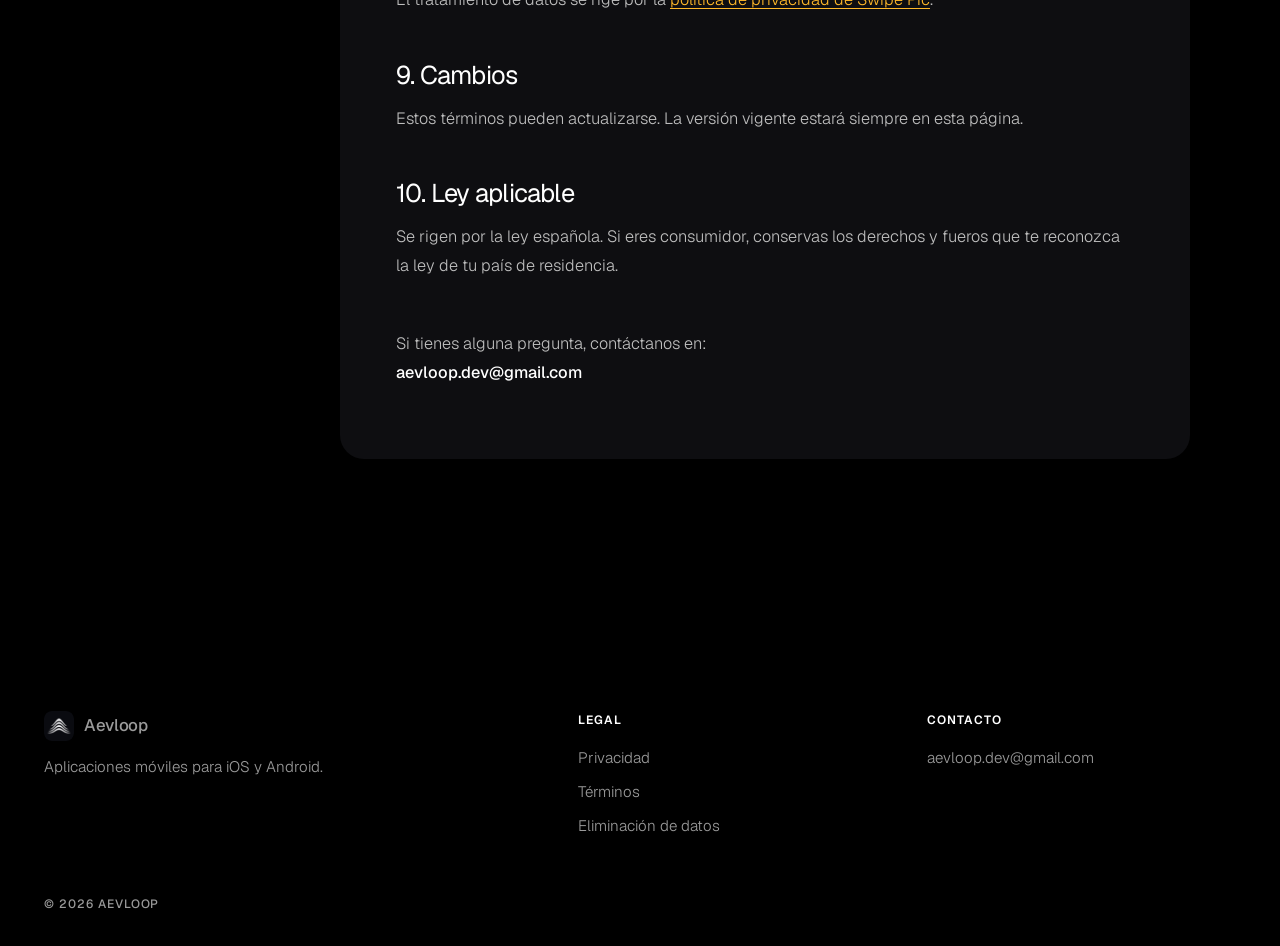
<file: terms/swipe-pic/index.html>
<!DOCTYPE html>
<html lang="es">
<head>
    <meta charset="UTF-8">
    <meta name="viewport" content="width=device-width, initial-scale=1.0">
    <title>Términos de Swipe Pic | Aevloop</title>
    <meta name="description" content="Términos del servicio de Swipe Pic: uso permitido, borrado de archivos, anuncios, garantías y responsabilidad.">
    <link rel="canonical" href="https://vibescodestudios.com/terms/swipe-pic/">
    <meta name="theme-color" content="#000000">
    <meta name="color-scheme" content="dark">
    <link rel="icon" href="/favicon.ico" sizes="any">
    <link rel="icon" href="/assets/logo/icono.svg" type="image/svg+xml">
    <link rel="apple-touch-icon" href="/assets/logo/apple-touch-icon.png">
    <link rel="manifest" href="/site.webmanifest">
    <script>
        document.documentElement.classList.add('js');
    </script>
    <link rel="preload" href="/assets/fonts/geist-latin.woff2" as="font" type="font/woff2" crossorigin>
    <link href="/assets/site.css" rel="stylesheet">
    <script defer src="/assets/site.js"></script>
</head>
<body>
    <a class="skip-link" href="#main">Saltar al contenido</a>
    <header class="site-nav">
        <div class="nav-inner">
            <a href="/" class="brand"><img src="/assets/logo/icono.png" alt="" width="30" height="30">Aevloop</a>
            <nav class="nav-links" aria-label="Principal">
                <a href="/" class="keep">Inicio</a>
            </nav>
            <a href="mailto:aevloop.dev@gmail.com" class="btn btn-primary nav-cta">Contacto</a>
        </div>
    </header>

    <main id="main">
        <div class="content">
            <h1>Términos del Servicio de Swipe Pic</h1>
            <p class="date">Última actualización: 24 de noviembre de 2026</p>

            <h2>1. Quién ofrece la app</h2>
            <p><strong>Swipe Pic</strong> (en adelante, «la app») la publica <strong>Aevloop</strong> (en adelante, «el desarrollador»). Contacto: <strong style="word-break: break-all;">aevloop.dev@gmail.com</strong>.</p>

            <h2>2. Aceptación</h2>
            <p>Al descargar o usar la app aceptas estos términos. Si no estás de acuerdo, no la uses. Complementan los <a href="/terms">términos generales de Aevloop</a>.</p>

            <h2>3. Qué es la app y cómo borra archivos</h2>
            <p>Es una herramienta gratuita para revisar y limpiar la galería de tu dispositivo. No requiere cuenta. Solo borra lo que tú marcas y confirmas; revisa la selección antes de confirmar, porque según tu sistema y tus ajustes el borrado puede ser definitivo. Aevloop no tiene copia de tus archivos y no puede recuperarlos, así que te recomendamos mantener una copia de seguridad.</p>

            <h2>4. Anuncios</h2>
            <p>La app se financia con anuncios de terceros (Google AdMob). Para desbloquear el borrado puede pedirse ver un vídeo publicitario. No hay compras con dinero real. Los ajustes, estadísticas y logros se guardan en el dispositivo y pueden perderse si desinstalas la app o borras sus datos.</p>

            <h2>5. Uso permitido</h2>
            <p>Puedes usar la app para uso personal y no comercial. No está permitido copiar, modificar, descompilar ni redistribuir la app ni sus contenidos, que pertenecen al desarrollador o a sus licenciantes. Tus fotos y vídeos son tuyos: Aevloop no adquiere ningún derecho sobre ellos.</p>

            <h2>6. Sin garantías</h2>
            <p>La app se ofrece «tal cual». El desarrollador procura que funcione correctamente, pero no garantiza que esté libre de errores ni disponible en todo momento, y puede modificarla o retirarla.</p>

            <h2>7. Responsabilidad</h2>
            <p>En la medida en que lo permita la ley, el desarrollador no responde de daños derivados del uso de la app. Nada de lo anterior limita los derechos que te reconoce la normativa de consumidores aplicable.</p>

            <h2>8. Privacidad</h2>
            <p>El tratamiento de datos se rige por la <a href="/privacy/swipe-pic">política de privacidad de Swipe Pic</a>.</p>

            <h2>9. Cambios</h2>
            <p>Estos términos pueden actualizarse. La versión vigente estará siempre en esta página.</p>

            <h2>10. Ley aplicable</h2>
            <p>Se rigen por la ley española. Si eres consumidor, conservas los derechos y fueros que te reconozca la ley de tu país de residencia.</p>

            <p style="margin-top: 50px;">Si tienes alguna pregunta, contáctanos en: <br>
            <strong>aevloop.dev@gmail.com</strong></p>
        </div>
    </main>

    <footer>
        <div class="container footer-grid">
            <div class="footer-brand">
                <a href="/" class="brand"><img src="/assets/logo/icono.png" alt="" width="30" height="30">Aevloop</a>
                <p>Aplicaciones móviles para iOS y Android.</p>
            </div>
            <div class="footer-col">
                <h4>Legal</h4>
                <a href="/privacy">Privacidad</a>
                <a href="/terms">Términos</a>
                <a href="/delete-data">Eliminación de datos</a>
            </div>
            <div class="footer-col">
                <h4>Contacto</h4>
                <a href="mailto:aevloop.dev@gmail.com">aevloop.dev@gmail.com</a>
            </div>
        </div>
        <div class="container footer-bottom"><p class="name">&copy; 2026 Aevloop</p></div>
    </footer>
</body>
</html>
</file>
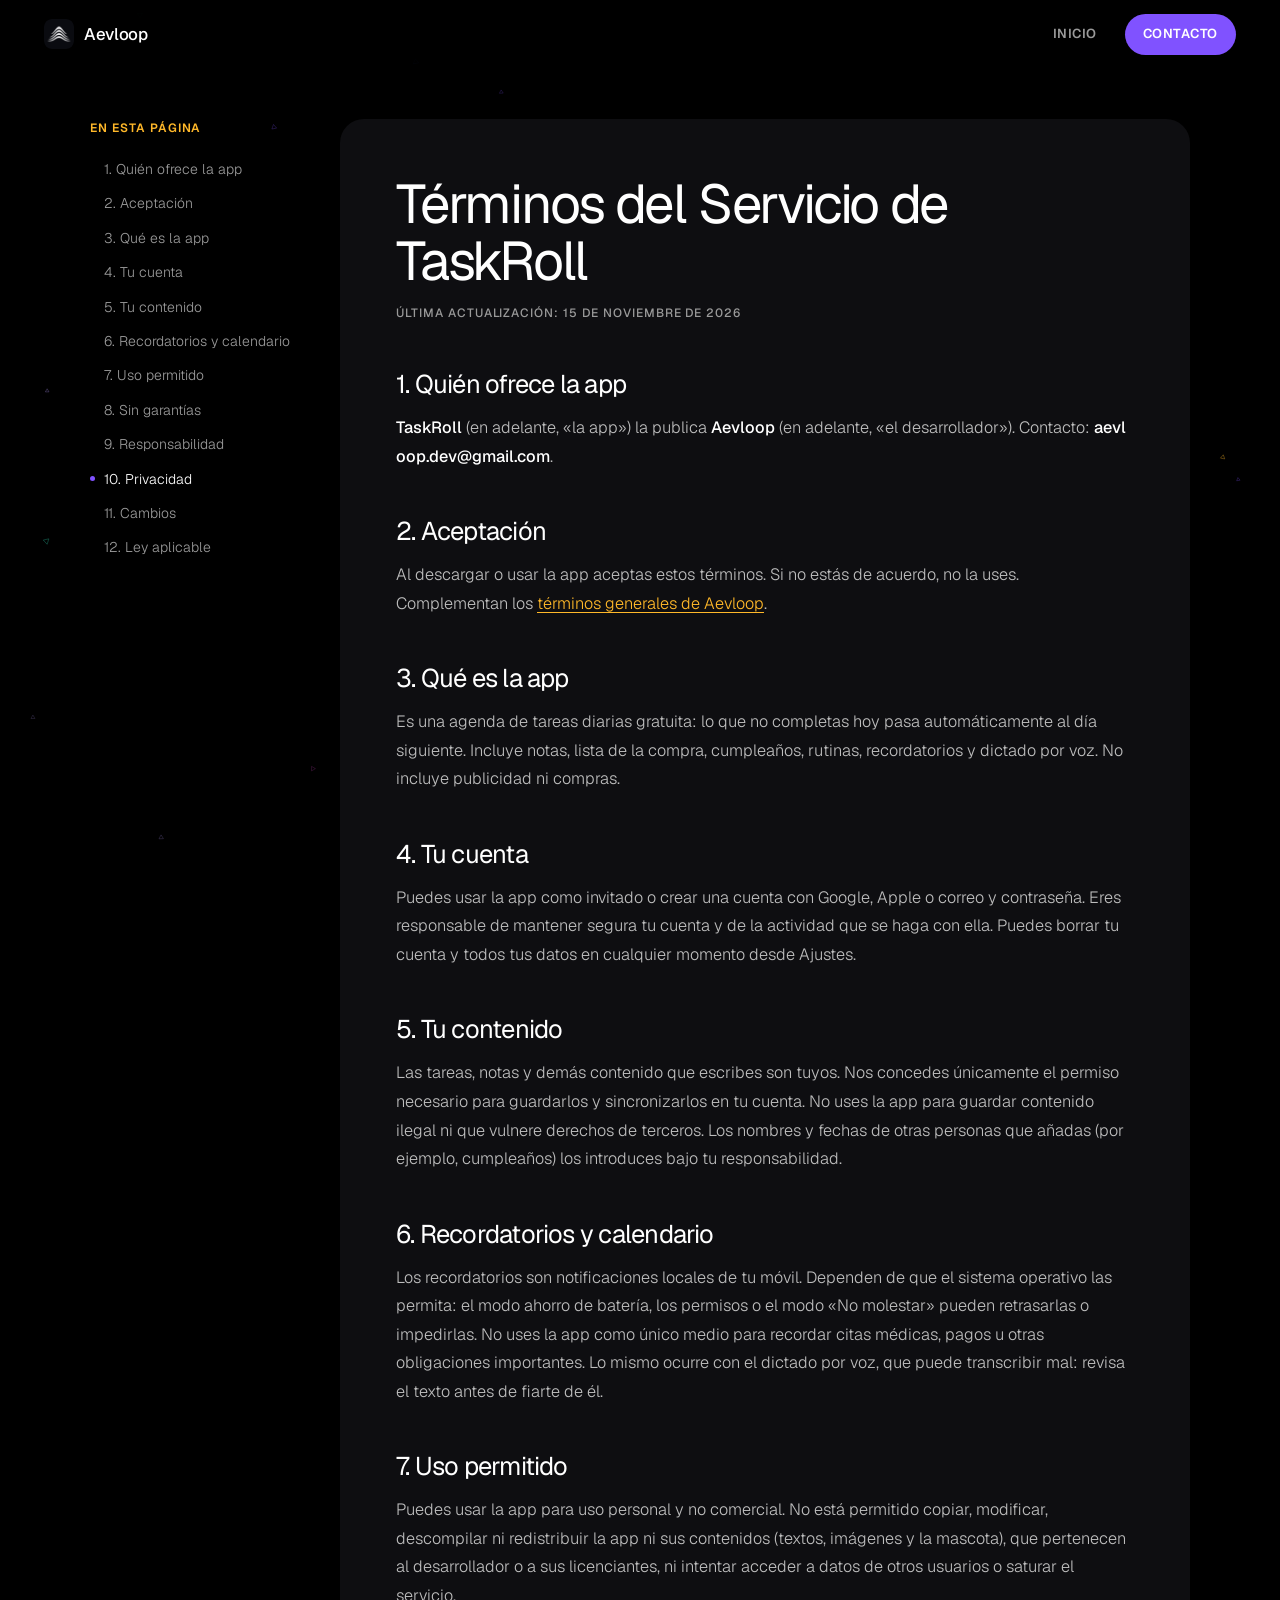
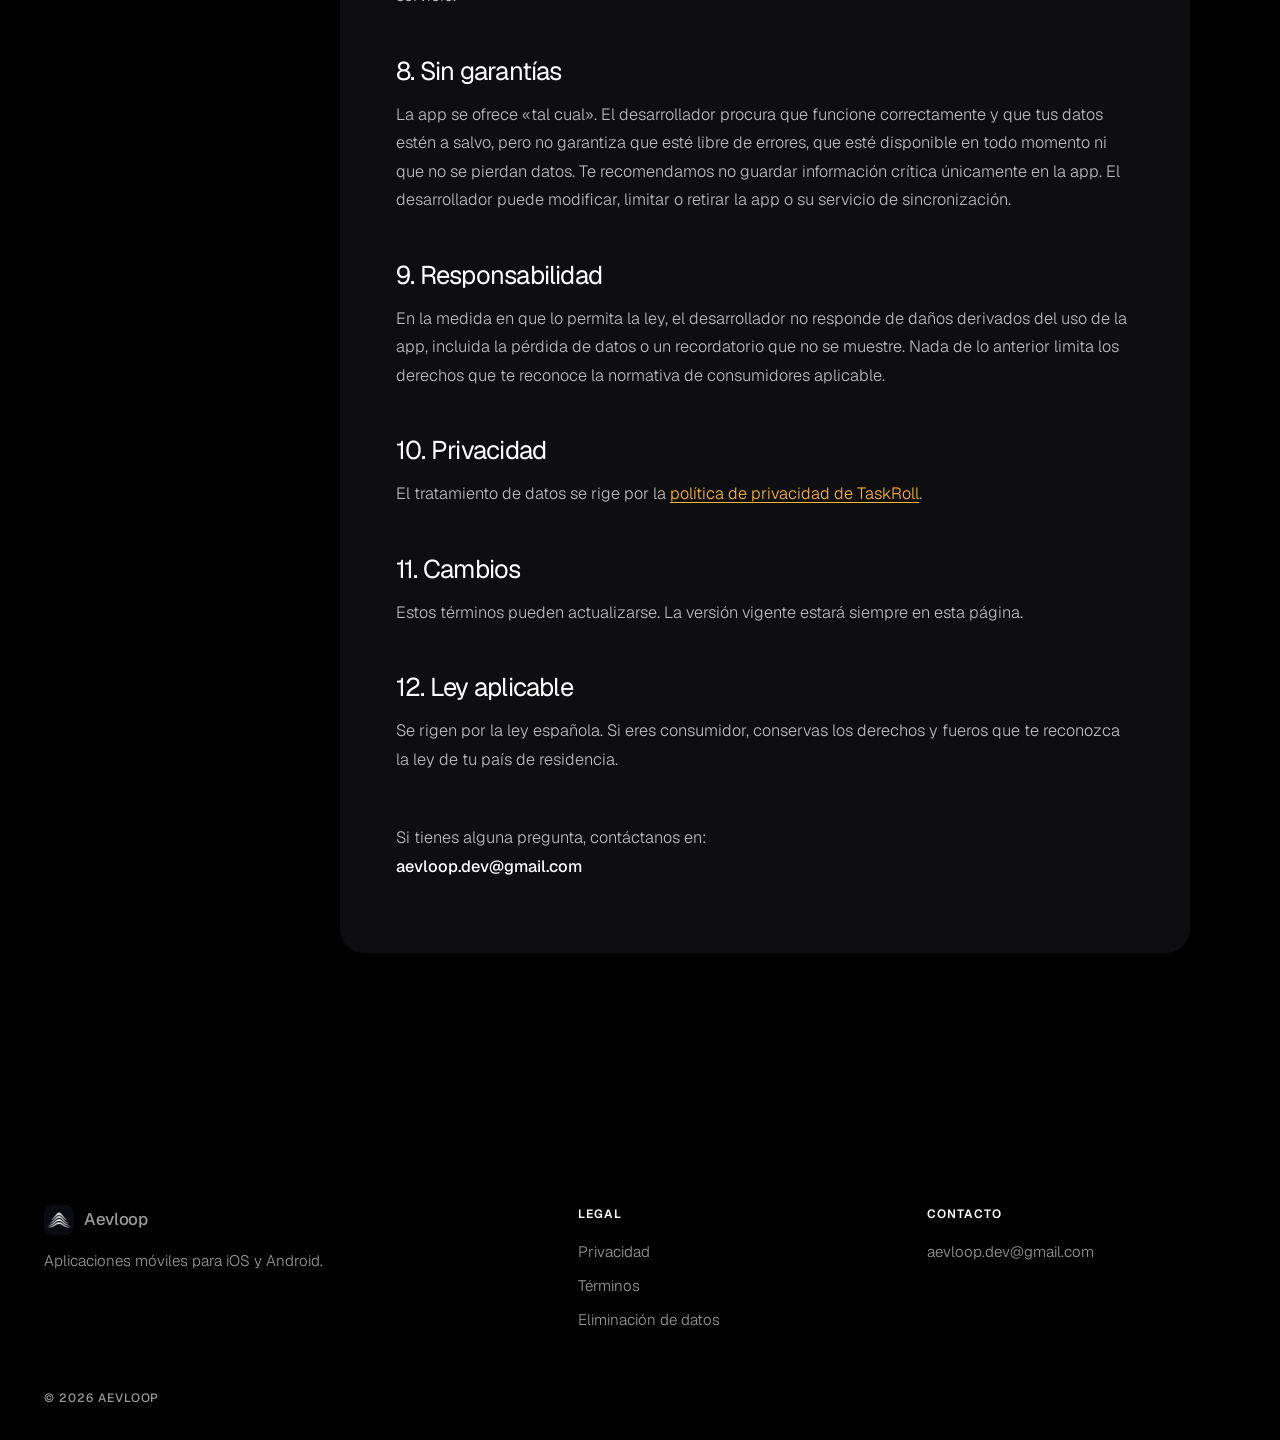
<file: terms/taskroll/index.html>
<!DOCTYPE html>
<html lang="es">
<head>
    <meta charset="UTF-8">
    <meta name="viewport" content="width=device-width, initial-scale=1.0">
    <title>Términos de TaskRoll | Aevloop</title>
    <meta name="description" content="Términos del servicio de TaskRoll: cuenta, tu contenido, recordatorios, garantías y responsabilidad.">
    <link rel="canonical" href="https://vibescodestudios.com/terms/taskroll/">
    <meta name="theme-color" content="#000000">
    <meta name="color-scheme" content="dark">
    <link rel="icon" href="/favicon.ico" sizes="any">
    <link rel="icon" href="/assets/logo/icono.svg" type="image/svg+xml">
    <link rel="apple-touch-icon" href="/assets/logo/apple-touch-icon.png">
    <link rel="manifest" href="/site.webmanifest">
    <script>
        document.documentElement.classList.add('js');
    </script>
    <link rel="preload" href="/assets/fonts/geist-latin.woff2" as="font" type="font/woff2" crossorigin>
    <link href="/assets/site.css" rel="stylesheet">
    <script defer src="/assets/site.js"></script>
</head>
<body>
    <a class="skip-link" href="#main">Saltar al contenido</a>
    <header class="site-nav">
        <div class="nav-inner">
            <a href="/" class="brand"><img src="/assets/logo/icono.png" alt="" width="30" height="30">Aevloop</a>
            <nav class="nav-links" aria-label="Principal">
                <a href="/" class="keep">Inicio</a>
            </nav>
            <a href="mailto:aevloop.dev@gmail.com" class="btn btn-primary nav-cta">Contacto</a>
        </div>
    </header>

    <main id="main">
        <div class="content">
            <h1>Términos del Servicio de TaskRoll</h1>
            <p class="date">Última actualización: 15 de noviembre de 2026</p>

            <h2>1. Quién ofrece la app</h2>
            <p><strong>TaskRoll</strong> (en adelante, «la app») la publica <strong>Aevloop</strong> (en adelante, «el desarrollador»). Contacto: <strong style="word-break: break-all;">aevloop.dev@gmail.com</strong>.</p>

            <h2>2. Aceptación</h2>
            <p>Al descargar o usar la app aceptas estos términos. Si no estás de acuerdo, no la uses. Complementan los <a href="/terms">términos generales de Aevloop</a>.</p>

            <h2>3. Qué es la app</h2>
            <p>Es una agenda de tareas diarias gratuita: lo que no completas hoy pasa automáticamente al día siguiente. Incluye notas, lista de la compra, cumpleaños, rutinas, recordatorios y dictado por voz. No incluye publicidad ni compras.</p>

            <h2>4. Tu cuenta</h2>
            <p>Puedes usar la app como invitado o crear una cuenta con Google, Apple o correo y contraseña. Eres responsable de mantener segura tu cuenta y de la actividad que se haga con ella. Puedes borrar tu cuenta y todos tus datos en cualquier momento desde Ajustes.</p>

            <h2>5. Tu contenido</h2>
            <p>Las tareas, notas y demás contenido que escribes son tuyos. Nos concedes únicamente el permiso necesario para guardarlos y sincronizarlos en tu cuenta. No uses la app para guardar contenido ilegal ni que vulnere derechos de terceros. Los nombres y fechas de otras personas que añadas (por ejemplo, cumpleaños) los introduces bajo tu responsabilidad.</p>

            <h2>6. Recordatorios y calendario</h2>
            <p>Los recordatorios son notificaciones locales de tu móvil. Dependen de que el sistema operativo las permita: el modo ahorro de batería, los permisos o el modo «No molestar» pueden retrasarlas o impedirlas. No uses la app como único medio para recordar citas médicas, pagos u otras obligaciones importantes. Lo mismo ocurre con el dictado por voz, que puede transcribir mal: revisa el texto antes de fiarte de él.</p>

            <h2>7. Uso permitido</h2>
            <p>Puedes usar la app para uso personal y no comercial. No está permitido copiar, modificar, descompilar ni redistribuir la app ni sus contenidos (textos, imágenes y la mascota), que pertenecen al desarrollador o a sus licenciantes, ni intentar acceder a datos de otros usuarios o saturar el servicio.</p>

            <h2>8. Sin garantías</h2>
            <p>La app se ofrece «tal cual». El desarrollador procura que funcione correctamente y que tus datos estén a salvo, pero no garantiza que esté libre de errores, que esté disponible en todo momento ni que no se pierdan datos. Te recomendamos no guardar información crítica únicamente en la app. El desarrollador puede modificar, limitar o retirar la app o su servicio de sincronización.</p>

            <h2>9. Responsabilidad</h2>
            <p>En la medida en que lo permita la ley, el desarrollador no responde de daños derivados del uso de la app, incluida la pérdida de datos o un recordatorio que no se muestre. Nada de lo anterior limita los derechos que te reconoce la normativa de consumidores aplicable.</p>

            <h2>10. Privacidad</h2>
            <p>El tratamiento de datos se rige por la <a href="/privacy/taskroll">política de privacidad de TaskRoll</a>.</p>

            <h2>11. Cambios</h2>
            <p>Estos términos pueden actualizarse. La versión vigente estará siempre en esta página.</p>

            <h2>12. Ley aplicable</h2>
            <p>Se rigen por la ley española. Si eres consumidor, conservas los derechos y fueros que te reconozca la ley de tu país de residencia.</p>

            <p style="margin-top: 50px;">Si tienes alguna pregunta, contáctanos en: <br>
            <strong>aevloop.dev@gmail.com</strong></p>
        </div>
    </main>

    <footer>
        <div class="container footer-grid">
            <div class="footer-brand">
                <a href="/" class="brand"><img src="/assets/logo/icono.png" alt="" width="30" height="30">Aevloop</a>
                <p>Aplicaciones móviles para iOS y Android.</p>
            </div>
            <div class="footer-col">
                <h4>Legal</h4>
                <a href="/privacy">Privacidad</a>
                <a href="/terms">Términos</a>
                <a href="/delete-data">Eliminación de datos</a>
            </div>
            <div class="footer-col">
                <h4>Contacto</h4>
                <a href="mailto:aevloop.dev@gmail.com">aevloop.dev@gmail.com</a>
            </div>
        </div>
        <div class="container footer-bottom"><p class="name">&copy; 2026 Aevloop</p></div>
    </footer>
</body>
</html>
</file>
<file: assets/site.css>
/* Estilos compartidos de Aevloop (las 4 páginas y la 404) */
/* Dirección visual: DESIGN_1 adaptado — negro puro, un único violeta para acciones, ámbar para etiquetas,
   titulares grandes y ligeros. Adaptaciones: tarjetas planas (superficie apenas más clara, sin borde ni sombra)
   y texto de lectura a 300 en lugar de 200 para que se lea bien en móvil. Solo tema oscuro. */
/* Tipografía alojada en local: Geist (SIL Open Font License 1.1) */
@font-face { font-family: 'Geist'; font-style: normal; font-weight: 300 700; font-display: swap; src: url(fonts/geist-latin.woff2) format('woff2'); }

:root {
    color-scheme: dark;
    /* Colores (DESIGN_1) */
    --void: #000000;
    --white: #ffffff;
    --silver: #bdbdbd;          /* texto de lectura secundario */
    --ash: #9a9a9a;             /* etiquetas, navegación inactiva */
    --iris: #8052ff;            /* acciones y acentos de marca */
    --iris-hover: #8f66ff;
    --iris-soft: rgba(128, 82, 255, 0.14);
    --saffron: #ffb829;         /* etiquetas y énfasis */
    --verdant: #15846e;
    /* Superficies planas (adaptación: en lugar de "sin tarjetas") */
    --surface: #0e0e11;
    --surface-2: #16161a;
    --line: rgba(255, 255, 255, 0.12);
    /* Forma y medida */
    --radius: 24px;
    --font: 'Geist', 'Inter', system-ui, -apple-system, 'Segoe UI', Roboto, sans-serif;
    --max: 1240px;
}

* { margin: 0; padding: 0; box-sizing: border-box; }
html { scroll-behavior: smooth; scroll-padding-top: 90px; background: var(--void); }
body {
    font-family: var(--font); font-weight: 300; font-size: 1.0625rem; line-height: 1.6;
    background: var(--void); color: var(--white);
    overflow-x: hidden; min-height: 100vh; display: flex; flex-direction: column;
    -webkit-font-smoothing: antialiased; -moz-osx-font-smoothing: grayscale;
}
main { flex: 1; position: relative; z-index: 1; }
a { color: inherit; }
h1, h2, h3, h4 { font-weight: 400; }
strong { font-weight: 500; }
:focus-visible { outline: 2px solid var(--saffron); outline-offset: 3px; border-radius: 6px; }
.skip-link { position: absolute; left: 16px; top: -60px; z-index: 3000; background: var(--white); color: var(--void); padding: 10px 18px; border-radius: 999px; font-weight: 600; text-decoration: none; transition: top 0.2s; }
.skip-link:focus { top: 12px; }
.container { max-width: var(--max); margin: 0 auto; padding: 0 24px; }

/* ---------- Fondo: constelación de partículas (la dibuja site.js) ---------- */
#bg-constellation { position: fixed; inset: 0; width: 100%; height: 100%; z-index: 0; pointer-events: none; }

/* ---------- Etiqueta superior (eyebrow) ---------- */
.eyebrow { display: block; color: var(--saffron); text-transform: uppercase; font-weight: 600; font-size: 0.8125rem; letter-spacing: 0.08em; margin-bottom: 18px; }

/* ---------- Barra de navegación ---------- */
.site-nav { position: sticky; top: 0; z-index: 100; background: rgba(0, 0, 0, 0.72); backdrop-filter: blur(14px); -webkit-backdrop-filter: blur(14px); }
.nav-inner { max-width: var(--max); margin: 0 auto; padding: 14px 24px; display: flex; align-items: center; gap: 28px; }
.brand { white-space: nowrap; display: flex; align-items: center; gap: 10px; font-weight: 500; font-size: 1.05rem; text-decoration: none; letter-spacing: -0.02em; }
.brand img { width: 30px; height: 30px; border-radius: 8px; }
.nav-links { display: flex; gap: 26px; margin-left: auto; }
.nav-links a { color: var(--ash); text-decoration: none; font-weight: 600; font-size: 0.8125rem; text-transform: uppercase; letter-spacing: 0.04em; padding: 8px 0; transition: color 0.2s; }
.nav-links a:hover { color: var(--white); }

/* ---------- Botones ---------- */
.btn {
    display: inline-flex; align-items: center; justify-content: center; gap: 8px;
    font-family: inherit; font-weight: 600; font-size: 0.875rem; text-transform: uppercase; letter-spacing: 0.04em;
    text-decoration: none; cursor: pointer; border: none; border-radius: 999px; color: var(--white);
    transition: background 0.2s, color 0.2s, transform 0.2s;
}
.btn svg { width: 17px; height: 17px; }
/* Única acción rellena: píldora violeta */
.btn-primary { background: var(--iris); padding: 15px 26px; }
.btn-primary:hover { background: var(--iris-hover); }
.btn-primary:active { transform: scale(0.98); }
.btn-primary.nav-cta { padding: 10px 18px; font-size: 0.8125rem; }
/* Acción secundaria: texto sin contenedor */
.btn-ghost { background: none; padding: 15px 6px; color: var(--white); }
.btn-ghost span { transition: transform 0.2s; }
.btn-ghost:hover { color: var(--saffron); }
.btn-ghost:hover span { transform: translateX(4px); }

/* ---------- Hero (dos columnas: texto a la izquierda, constelación a la derecha) ---------- */
.hero {
    position: relative; max-width: var(--max); margin: 0 auto; padding: 12vh 24px 16vh; min-height: 88vh;
    display: grid; grid-template-columns: minmax(0, 1.25fr) minmax(0, 1fr); gap: 24px; align-items: center;
}
.hero-visual { align-self: stretch; min-height: 360px; }
.hero h1 { font-size: clamp(2.9rem, 7.4vw, 6.4rem); line-height: 0.98; letter-spacing: -0.045em; margin-bottom: 30px; }
.hero h1 .hl { color: var(--ash); }
.hero-copy > p { color: var(--silver); font-size: clamp(1.06rem, 1.6vw, 1.2rem); max-width: 500px; }
.hero-actions { display: flex; gap: 18px; align-items: center; flex-wrap: wrap; margin-top: 40px; }
.hero-trust { margin-top: 30px; font-size: 0.75rem; font-weight: 500; letter-spacing: 0.08em; text-transform: uppercase; color: var(--ash); }
.scroll-cue { position: absolute; left: 24px; bottom: 28px; width: 38px; height: 38px; display: flex; align-items: center; justify-content: center; color: var(--ash); text-decoration: none; }
.scroll-cue:hover { color: var(--white); }
.scroll-cue svg { width: 20px; height: 20px; }
.hero-404 { min-height: 72vh; }

@keyframes cue { 0%, 100% { transform: translateY(0); } 50% { transform: translateY(6px); } }
@keyframes rise { from { opacity: 0; transform: translateY(22px); } to { opacity: 1; transform: none; } }
@keyframes fade-in { from { opacity: 0; } to { opacity: 1; } }
.js .hero-copy > * { opacity: 0; animation: rise 0.9s cubic-bezier(0.2, 0.7, 0.2, 1) forwards; }
.js .hero-copy > *:nth-child(2) { animation-delay: 0.08s; }
.js .hero-copy > *:nth-child(3) { animation-delay: 0.18s; }
.js .hero-copy > *:nth-child(4) { animation-delay: 0.28s; }
.js .hero-copy > *:nth-child(5) { animation-delay: 0.38s; }
.js .scroll-cue { opacity: 0; animation: fade-in 0.9s 0.7s forwards, cue 2.4s 1.6s ease-in-out infinite; }

/* ---------- Secciones ---------- */
.section { padding: 120px 0 0; }
.section-head { margin-bottom: 56px; max-width: 760px; }
.section-title { font-size: clamp(2.4rem, 5.6vw, 4.4rem); letter-spacing: -0.04em; line-height: 1.02; }

/* Tarjeta plana: superficie apenas más clara que el negro, sin borde ni sombra */
.card { position: relative; background: var(--surface); padding: 38px; border-radius: var(--radius); text-decoration: none; display: block; }
.card-icon { width: 46px; height: 46px; border-radius: 14px; display: flex; align-items: center; justify-content: center; background: var(--iris-soft); color: #b49cff; margin-bottom: 26px; }
.card-icon svg { width: 22px; height: 22px; }
.card h2 { margin-bottom: 12px; font-size: clamp(1.5rem, 2.4vw, 1.9rem); letter-spacing: -0.03em; line-height: 1.15; }
.card p { color: var(--silver); }

/* ---------- Apps (tarjetas compactas) + modal ---------- */
.apps-grid { display: grid; grid-template-columns: repeat(auto-fill, minmax(280px, 380px)); gap: 16px; }
.app-card { display: flex; align-items: center; gap: 18px; padding: 18px 22px 18px 18px; background: var(--surface); border: none; border-radius: var(--radius); color: inherit; font: inherit; text-align: left; cursor: pointer; transition: background 0.25s; }
.app-card:hover { background: var(--surface-2); }
.app-card-icon { width: 64px; height: 64px; border-radius: 16px; object-fit: cover; flex-shrink: 0; }
.app-card-body { display: flex; flex-direction: column; gap: 3px; min-width: 0; }
.app-card-body strong { font-size: 1.15rem; font-weight: 500; letter-spacing: -0.02em; }
.app-card-body span { color: var(--ash); font-size: 0.9rem; line-height: 1.4; }
.app-card-go { margin-left: auto; color: var(--ash); font-size: 1.15rem; transition: transform 0.25s, color 0.25s; }
.app-card:hover .app-card-go { transform: translateX(4px); color: var(--saffron); }

.modal-overlay { position: fixed; inset: 0; background: rgba(0, 0, 0, 0.78); backdrop-filter: blur(10px); -webkit-backdrop-filter: blur(10px); z-index: 2000; display: flex; align-items: center; justify-content: center; opacity: 0; visibility: hidden; transition: opacity 0.3s ease, visibility 0.3s; }
.modal-overlay.active { opacity: 1; visibility: visible; }
.modal-content { background: var(--surface-2); padding: 44px 38px; border-radius: var(--radius); max-width: 460px; width: 90%; max-height: 90vh; overflow-y: auto; position: relative; transform: scale(0.96); transition: transform 0.3s cubic-bezier(0.4, 0, 0.2, 1); }
.modal-overlay.active .modal-content { transform: scale(1); }
.modal-close { position: absolute; top: 18px; right: 18px; background: transparent; border: none; color: var(--ash); cursor: pointer; padding: 6px; display: flex; }
.modal-close:hover { color: var(--white); }
.modal-icon { width: 88px; height: 88px; border-radius: 22px; object-fit: cover; margin-bottom: 22px; display: block; }
.modal-content h2 { font-size: 2.2rem; margin-bottom: 14px; letter-spacing: -0.04em; line-height: 1.05; }
.modal-desc { color: var(--silver); font-size: 1rem; margin-bottom: 30px; }
.modal-badges { display: flex; gap: 14px; flex-wrap: wrap; }
.modal-badges a { height: 42px; transition: transform 0.2s; }
.modal-badges a:hover { transform: scale(1.04); }
.modal-badges img { height: 100%; width: auto; display: block; }

/* ---------- Servicios (bento) ---------- */
.bento { display: grid; grid-template-columns: repeat(3, 1fr); gap: 16px; }
.bento-wide { grid-column: span 2; }
.bento-full { grid-column: 1 / -1; }
.chips { display: flex; flex-wrap: wrap; gap: 8px; margin-top: 26px; }
.chips span { font-size: 0.75rem; font-weight: 500; letter-spacing: 0.08em; text-transform: uppercase; padding: 7px 14px; border-radius: 999px; color: var(--silver); background: rgba(255, 255, 255, 0.06); }

/* ---------- Método ---------- */
.steps { list-style: none; display: grid; grid-template-columns: repeat(auto-fit, minmax(220px, 1fr)); gap: 40px 32px; }
.step { position: relative; padding-top: 30px; border-top: 1px solid var(--line); }
.step::before { content: ""; position: absolute; top: -4px; left: 0; width: 7px; height: 7px; border-radius: 50%; background: var(--iris); }
.step-n { color: var(--saffron); font-size: 0.8125rem; font-weight: 600; letter-spacing: 0.08em; font-variant-numeric: tabular-nums; display: block; margin-bottom: 14px; }
.step h3 { font-size: 1.6rem; letter-spacing: -0.03em; margin-bottom: 10px; }
.step p { color: var(--silver); font-size: 1rem; }

/* ---------- Herramientas ---------- */
.tech-row { display: flex; flex-wrap: wrap; gap: 36px 64px; }
.tech-item { display: flex; flex-direction: column; align-items: center; gap: 14px; }
.tech-item img { width: 44px; height: 44px; object-fit: contain; filter: grayscale(100%); opacity: 0.6; transition: filter 0.3s, opacity 0.3s; }
.tech-item:hover img { filter: grayscale(0); opacity: 1; }
.tech-item img.invert-dark { filter: grayscale(100%) brightness(0) invert(1); }
.tech-item span { font-size: 0.75rem; font-weight: 500; letter-spacing: 0.08em; text-transform: uppercase; color: var(--ash); }

/* ---------- Sobre nosotros ---------- */
.about { display: grid; grid-template-columns: 1fr 1.1fr; gap: 56px; align-items: start; }
.about-text p { color: var(--silver); font-size: 1.2rem; line-height: 1.55; margin-bottom: 20px; }

/* ---------- FAQ (details/summary) ---------- */
.faq { max-width: 860px; }
.faq details { background: var(--surface); border-radius: 20px; margin-bottom: 10px; transition: background 0.25s; }
.faq details:hover, .faq details[open] { background: var(--surface-2); }
.faq summary { padding: 22px 26px; cursor: pointer; font-weight: 400; font-size: 1.15rem; letter-spacing: -0.01em; list-style: none; display: flex; justify-content: space-between; align-items: center; gap: 16px; }
.faq summary::-webkit-details-marker { display: none; }
.faq summary::after { content: ""; width: 8px; height: 8px; border-right: 1.5px solid var(--ash); border-bottom: 1.5px solid var(--ash); transform: rotate(45deg); transition: transform 0.3s; flex-shrink: 0; margin-top: -4px; }
.faq details[open] summary::after { transform: rotate(-135deg); border-color: var(--saffron); margin-top: 4px; }
.faq details p { padding: 0 26px 24px; color: var(--silver); }
.faq details a { color: var(--saffron); text-underline-offset: 3px; }

/* ---------- Llamada final ---------- */
.cta-box { position: relative; padding: 72px 56px; border-radius: 32px; background: rgba(255, 255, 255, 0.045); } /* translúcida: deja ver el sobre de partículas */
.cta-box h2 { font-size: clamp(2.2rem, 5.2vw, 4.2rem); letter-spacing: -0.04em; line-height: 1.02; max-width: 820px; margin-bottom: 20px; }
.cta-box > p { color: var(--silver); font-size: 1.15rem; margin-bottom: 40px; max-width: 640px; }

/* ---------- Formulario de sugerencias y problemas ---------- */
.feedback-form { max-width: 640px; display: grid; gap: 18px; }
.fb-type { border: none; display: flex; flex-wrap: wrap; gap: 8px; }
.fb-type legend { font-size: 0.75rem; font-weight: 600; letter-spacing: 0.08em; text-transform: uppercase; color: var(--ash); margin-bottom: 12px; }
.fb-type label { position: relative; cursor: pointer; }
.fb-type input { position: absolute; opacity: 0; inset: 0; cursor: pointer; }
.fb-type span { display: inline-block; padding: 10px 16px; border-radius: 999px; background: rgba(255, 255, 255, 0.06); color: var(--silver); font-size: 0.9rem; font-weight: 400; transition: background 0.2s, color 0.2s; }
.fb-type label:hover span { color: var(--white); background: rgba(255, 255, 255, 0.1); }
.fb-type input:checked + span { background: var(--iris-soft); color: var(--white); box-shadow: inset 0 0 0 1px var(--iris); }
.fb-type input:focus-visible + span { outline: 2px solid var(--saffron); outline-offset: 3px; }
.fb-row { display: grid; grid-template-columns: 1fr 1fr; gap: 14px; }
.fb-field { display: grid; gap: 8px; }
.fb-field > span { font-size: 0.75rem; font-weight: 600; letter-spacing: 0.08em; text-transform: uppercase; color: var(--ash); }
.fb-field em { font-style: normal; font-weight: 400; text-transform: none; letter-spacing: 0; }
.fb-field input, .fb-field select, .fb-field textarea {
    width: 100%; font: inherit; font-size: 1rem; font-weight: 300; color: var(--white); background: rgba(0, 0, 0, 0.45);
    border: 1px solid rgba(255, 255, 255, 0.1); border-radius: 14px; padding: 13px 16px; transition: border-color 0.2s, background 0.2s;
}
.fb-field textarea { resize: vertical; min-height: 130px; line-height: 1.5; }
.fb-field select { appearance: none; -webkit-appearance: none; cursor: pointer; padding-right: 40px;
    background-image: url("data:image/svg+xml,%3Csvg xmlns='http://www.w3.org/2000/svg' width='12' height='12' viewBox='0 0 24 24' fill='none' stroke='%239a9a9a' stroke-width='2.5' stroke-linecap='round'%3E%3Cpath d='m6 9 6 6 6-6'/%3E%3C/svg%3E");
    background-repeat: no-repeat; background-position: right 16px center; }
.fb-field select option { background: #16161a; color: var(--white); }
.fb-field input::placeholder, .fb-field textarea::placeholder { color: #6b6b72; }
.fb-field input:hover, .fb-field select:hover, .fb-field textarea:hover { border-color: rgba(255, 255, 255, 0.2); }
.fb-field input:focus, .fb-field select:focus, .fb-field textarea:focus { outline: none; border-color: var(--iris); background: rgba(0, 0, 0, 0.6); }
.fb-actions { display: flex; align-items: center; gap: 20px; flex-wrap: wrap; margin-top: 6px; }
.fb-note { color: var(--ash) !important; font-size: 0.875rem !important; margin: 0 !important; flex: 1 1 260px; }
.fb-note a { color: var(--saffron); text-underline-offset: 3px; overflow-wrap: anywhere; }

/* ---------- Páginas legales ---------- */
.content { max-width: 850px; width: 90%; margin: 50px auto 60px; background: var(--surface); padding: 56px; border-radius: var(--radius); line-height: 1.75; }
.content h1 { font-size: clamp(2.3rem, 5vw, 3.4rem); margin-bottom: 14px; line-height: 1.05; letter-spacing: -0.04em; }
.content .date { color: var(--ash); font-size: 0.75rem; font-weight: 500; letter-spacing: 0.08em; text-transform: uppercase; margin-bottom: 44px; }
.content h2 { line-height: 1.25; color: var(--white); margin: 44px 0 14px; font-size: 1.6rem; letter-spacing: -0.03em; }
.content h3 { line-height: 1.3; color: var(--white); margin: 28px 0 10px; font-size: 1.2rem; letter-spacing: -0.02em; }
.content p, .content li { color: var(--silver); margin-bottom: 15px; font-size: 1.02rem; }
.content ul { margin-left: 20px; margin-bottom: 20px; }
.content li::marker { color: var(--iris); }
.content strong { color: var(--white); }
.content a { color: var(--saffron); text-underline-offset: 3px; }
.content a.btn { color: var(--white); }
.card-info { background: var(--iris-soft); padding: 22px 24px; margin: 26px 0; border-radius: 16px; color: var(--white); }
.card-info strong { color: var(--white); }

.legal-layout { display: grid; grid-template-columns: 210px minmax(0, 850px); gap: 40px; max-width: 1140px; width: 92%; margin: 50px auto 60px; align-items: start; justify-content: center; }
.legal-layout .content { margin: 0; width: auto; }
.toc { position: sticky; top: 100px; display: flex; flex-direction: column; font-size: 0.875rem; }
.toc span { font-size: 0.75rem; font-weight: 600; letter-spacing: 0.08em; text-transform: uppercase; color: var(--saffron); margin-bottom: 14px; }
.toc a { color: var(--ash); text-decoration: none; padding: 6px 0 6px 14px; position: relative; transition: color 0.2s; }
.toc a::before { content: ""; position: absolute; left: 0; top: 50%; width: 5px; height: 5px; margin-top: -2.5px; border-radius: 50%; background: transparent; transition: background 0.2s; }
.toc a:hover { color: var(--white); }
.toc a.active { color: var(--white); }
.toc a.active::before { background: var(--iris); }

/* ---------- Footer ---------- */
footer { position: relative; z-index: 1; padding: 72px 0 32px; margin-top: 120px; color: var(--ash); background: var(--void); }
.footer-grid { display: grid; grid-template-columns: 1.6fr 1fr 1fr; gap: 40px; }
.footer-brand p { margin-top: 14px; font-size: 0.95rem; max-width: 280px; }
.footer-col { display: flex; flex-direction: column; gap: 10px; align-items: flex-start; }
.footer-col h4 { font-size: 0.75rem; font-weight: 600; letter-spacing: 0.08em; text-transform: uppercase; color: var(--white); margin-bottom: 6px; }
.footer-col a { color: var(--ash); text-decoration: none; font-size: 0.95rem; transition: color 0.2s; overflow-wrap: anywhere; }
.footer-col a:hover { color: var(--white); }
.footer-bottom { margin-top: 56px; }
footer .name { font-size: 0.75rem; font-weight: 500; letter-spacing: 0.08em; text-transform: uppercase; color: var(--ash); }

/* ---------- Animación de entrada ---------- */
.js .reveal { opacity: 0; transform: translateY(24px); transition: opacity 0.8s ease, transform 0.8s ease; }
.js .reveal.visible { opacity: 1; transform: none; }


/* ---------- Animaciones de scroll e interacción ---------- */
/* Barra de progreso de lectura */
.scroll-progress { position: fixed; top: 0; left: 0; right: 0; height: 2px; z-index: 300; background: var(--iris); transform: scaleX(0); transform-origin: 0 50%; pointer-events: none; }
/* Títulos que suben palabra a palabra */
.split .w { display: inline-block; overflow: hidden; vertical-align: top; padding-bottom: 0.08em; margin-bottom: -0.08em; }
.split .w > span { display: inline-block; }
.js .reveal .split .w > span { transform: translateY(110%); transition: transform 0.9s cubic-bezier(0.2, 0.75, 0.2, 1); transition-delay: calc(var(--i) * 70ms); }
.js .reveal.visible .split .w > span { transform: none; }
/* Elementos que entran escalonados */
.js .reveal .stg { opacity: 0; transform: translateY(26px); transition: opacity 0.7s ease, transform 0.8s cubic-bezier(0.2, 0.75, 0.2, 1); transition-delay: calc(0.25s + var(--i) * 90ms); }
.js .reveal.visible .stg { opacity: 1; transform: none; }
.js .reveal { transform: none; }
/* Línea de los pasos que se dibuja con el scroll */
.step::after { content: ""; position: absolute; top: -1px; left: 0; height: 1px; background: var(--iris); width: calc(var(--f, 1) * 100%); }
/* Texto que se ilumina palabra a palabra */
.about-text .aw { color: #4a4a50; transition: color 0.35s ease; }
.about-text .aw.lit { color: var(--white); }
/* Tarjetas que se inclinan hacia el cursor y botones magnéticos */
.tilt.hovering { transition: transform 0.4s cubic-bezier(0.2, 0.75, 0.2, 1), background 0.25s !important; transition-delay: 0s !important; }
.btn-primary { transition: background 0.2s, transform 0.25s cubic-bezier(0.2, 0.75, 0.2, 1); }

/* ---------- Adaptación a pantallas ---------- */
@media (max-width: 900px) {
    .hero { grid-template-columns: 1fr; padding: 8vh 24px 2vh; min-height: 0; }
    .hero-visual { display: none; }
    .bento { grid-template-columns: 1fr; } .bento-wide { grid-column: auto; }
    .about { grid-template-columns: 1fr; gap: 24px; }
    .footer-grid { grid-template-columns: 1fr 1fr; } .footer-brand { grid-column: 1 / -1; }
}
@media (max-width: 1000px) { .legal-layout { grid-template-columns: 1fr; } .toc { display: none; } .legal-layout .content { width: 100%; } }

@media (max-width: 640px) {
    .container, .nav-inner { padding-left: 16px; padding-right: 16px; }
    .nav-inner { gap: 16px; }
    .nav-links a:not(.keep) { display: none; }
    .card { padding: 30px 24px; }
    .content { padding: 34px 22px; margin-top: 24px; width: calc(100% - 32px); }
    .hero { padding: 6vh 16px 0; }
    .hero-404 { padding-bottom: 6vh; }
    .hero-actions { gap: 8px; }
    .hero-actions .btn-primary { width: 100%; }
    .section { padding-top: 88px; }
    .section-head { margin-bottom: 40px; }
    .cta-box { padding: 44px 24px; border-radius: var(--radius); }
    .cta-box .btn { width: 100%; }
    .fb-row { grid-template-columns: 1fr; }
    .scroll-cue { display: none; }
    .tech-row { gap: 28px 40px; }
    .modal-content { padding: 40px 24px 30px; }
}
@media (prefers-reduced-motion: reduce) {
    html { scroll-behavior: auto; }
    * { transition: none !important; }
    .js .reveal, .js .hero-copy > *, .js .scroll-cue { opacity: 1; transform: none; animation: none !important; }
    .scroll-progress { display: none; }
}
</file>
